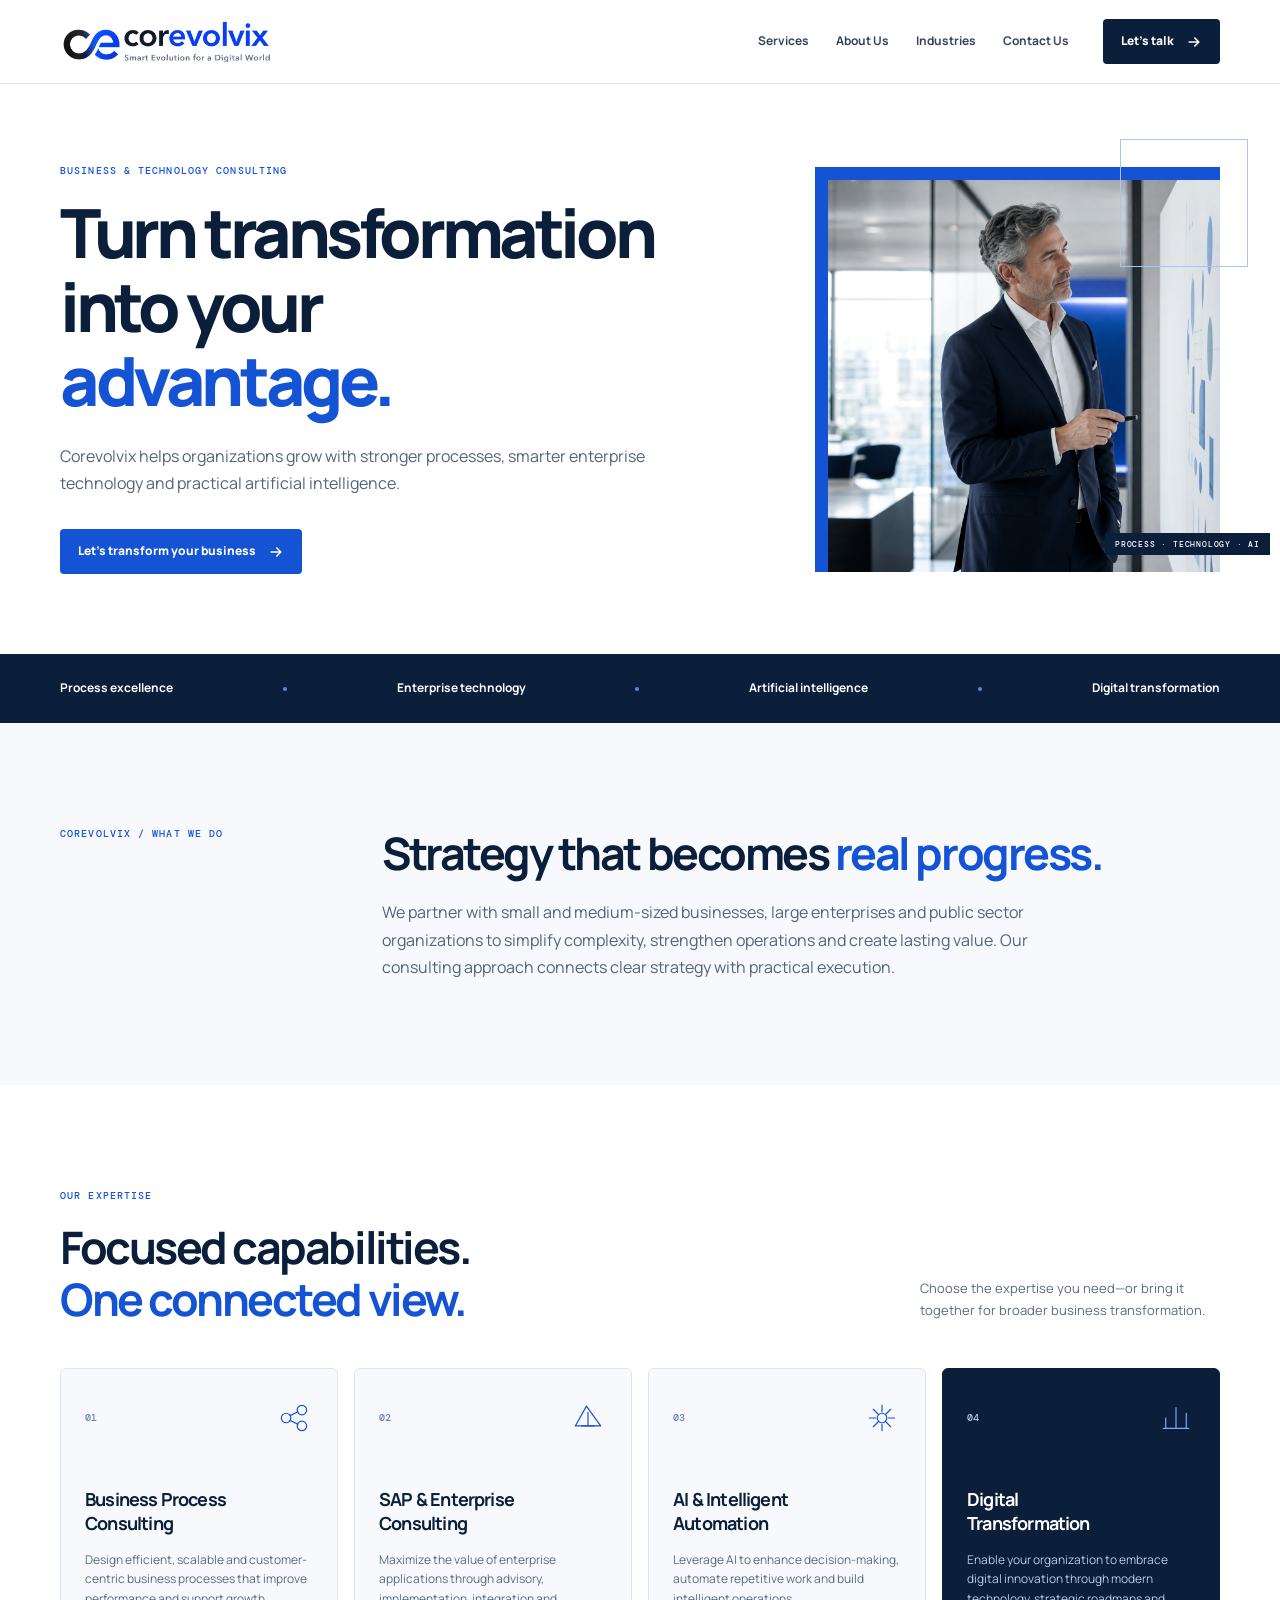
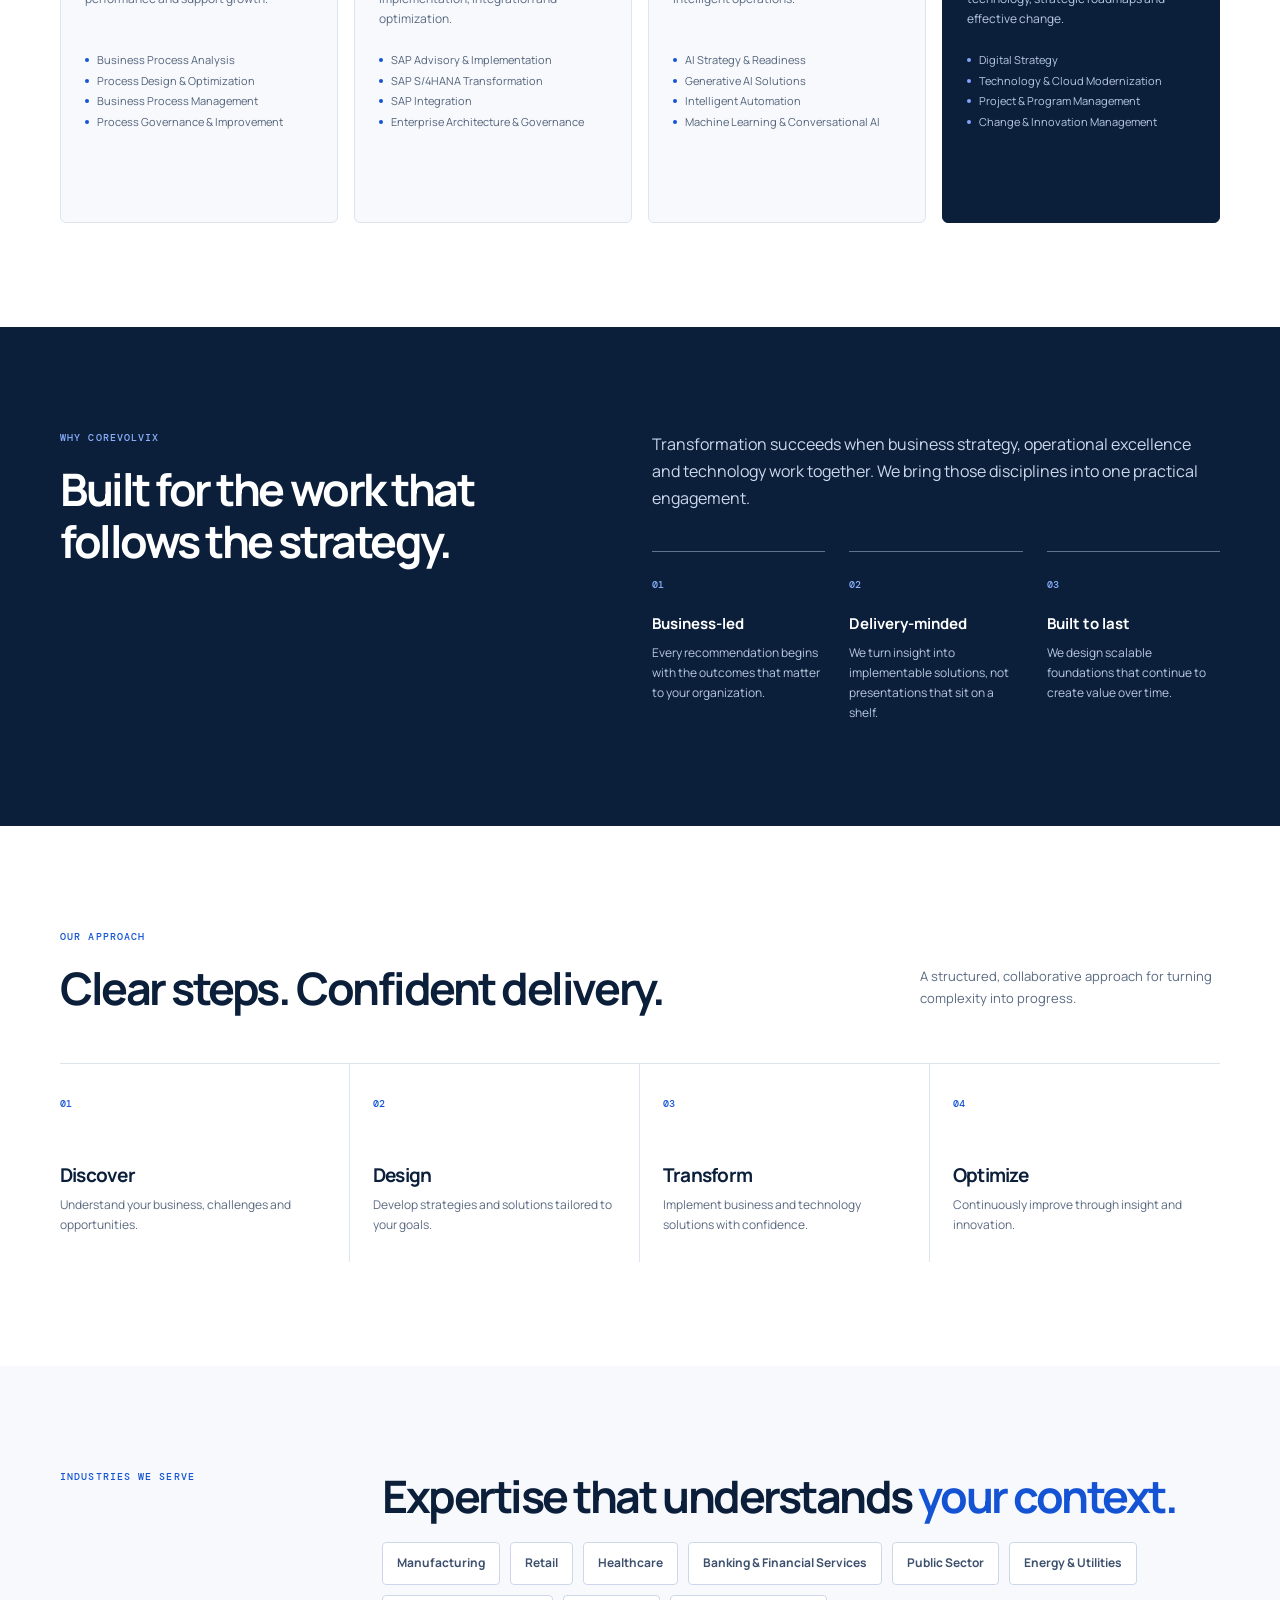
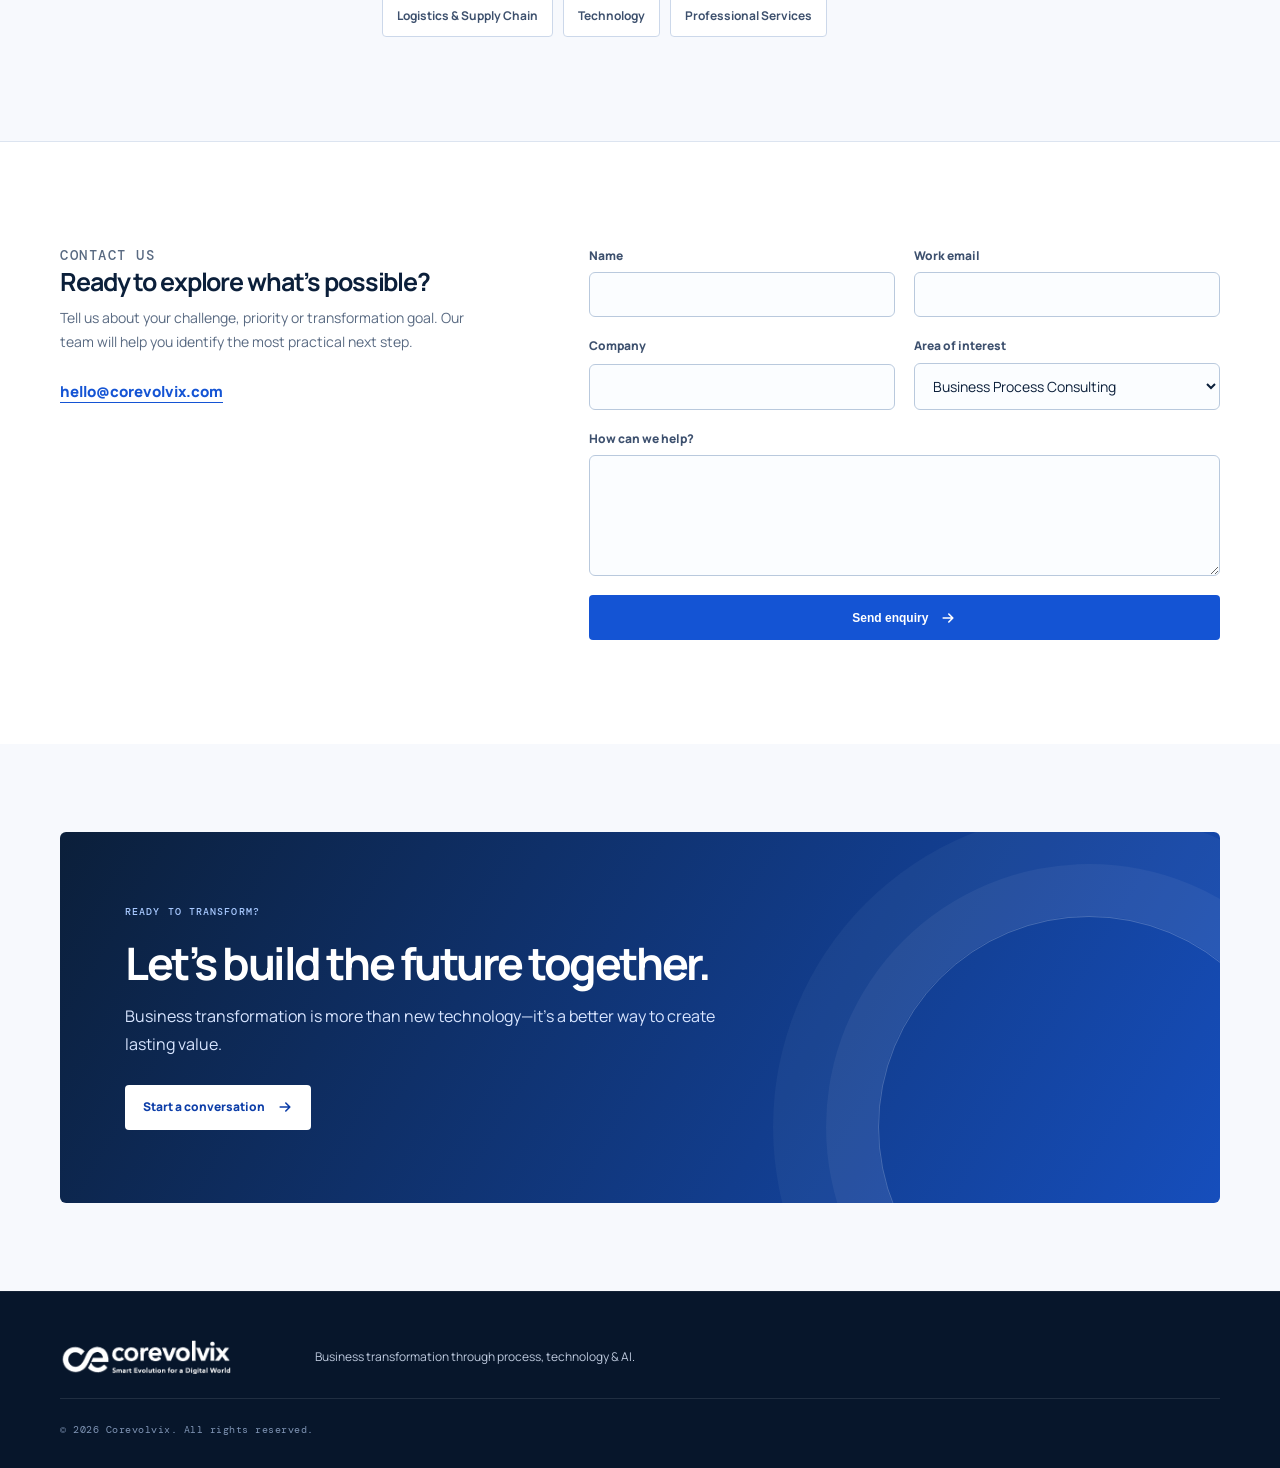
<file: index.html>
<!doctype html>
<html lang="en">
  <head>
    <meta charset="UTF-8" />
    <meta name="viewport" content="width=device-width, initial-scale=1.0" />
    <meta name="description" content="Corevolvix helps organizations achieve sustainable growth through process excellence, enterprise technology, and artificial intelligence." />
    <meta name="theme-color" content="#0b1f3a" />
    <link rel="icon" href="assets/favicon.png" type="image/png" />
    <link rel="preconnect" href="https://fonts.googleapis.com" />
    <link rel="preconnect" href="https://fonts.gstatic.com" crossorigin />
    <link href="https://fonts.googleapis.com/css2?family=DM+Mono:wght@400;500&family=Manrope:wght@400;500;600;700;800&display=swap" rel="stylesheet" />
    <link rel="stylesheet" href="styles.css" />
    <script src="script.js" defer></script>
    <title>Corevolvix | Business Transformation Through Process, Technology &amp; AI</title>
  </head>
  <body>
    <a class="skip-link" href="#main">Skip to content</a>
    <header class="site-header" id="top">
      <div class="container header-content">
        <a class="brand" href="index.html" aria-label="Corevolvix home"><img src="assets/corevolvix-wordmark-transparent.png" alt="Corevolvix" /></a>
        <nav class="site-nav" id="primary-nav" aria-label="Primary navigation">
          <a href="services.html">Services</a>
          <a href="about.html">About Us</a>
          <a href="industries.html">Industries</a>
          <a href="contact.html">Contact Us</a>
        </nav>
        <a class="header-cta" href="contact.html">Let’s talk <svg aria-hidden="true" viewBox="0 0 20 20"><path d="M4 10h11M11 5l5 5-5 5" /></svg></a>
        <button class="menu-toggle" aria-expanded="false" aria-label="Open navigation" aria-controls="primary-nav">
          <span></span>
          <span></span>
          <span></span>
        </button>
      </div>
    </header>

    <main id="main">
      <section class="hero">
        <div class="container hero-grid">
          <div class="hero-copy reveal">
            <p class="eyebrow">BUSINESS &amp; TECHNOLOGY CONSULTING</p>
            <h1>Turn transformation into your <span>advantage.</span></h1>
            <p>Corevolvix helps organizations grow with stronger processes, smarter enterprise technology and practical artificial intelligence.</p>
            <a class="button primary-button" href="contact.html">Let’s transform your business <svg aria-hidden="true" viewBox="0 0 20 20"><path d="M4 10h11M11 5l5 5-5 5" /></svg></a>
          </div>
          <div class="hero-photo reveal">
            <img src="assets/business-transformation-hero-v2.png" alt="Senior business consultant reviewing a transformation strategy" />
          </div>
        </div>
      </section>

      <section class="capability-strip" aria-label="Core business capabilities">
        <div class="container">
          <p>Process excellence</p><span></span>
          <p>Enterprise technology</p><span></span>
          <p>Artificial intelligence</p><span></span>
          <p>Digital transformation</p>
        </div>
      </section>

      <section class="intro section">
        <div class="container split-heading reveal">
          <p class="section-tag">COREVOLVIX / WHAT WE DO</p>
          <div>
            <h2>Strategy that becomes <span>real progress.</span></h2>
            <p>We partner with small and medium-sized businesses, large enterprises and public sector organizations to simplify complexity, strengthen operations and create lasting value. Our consulting approach connects clear strategy with practical execution.</p>
          </div>
        </div>
      </section>

      <section class="services section" id="services" aria-labelledby="services-title">
        <div class="container">
          <div class="title-row reveal">
            <div>
              <p class="section-tag">OUR EXPERTISE</p>
              <h2 id="services-title">Focused capabilities.<br /><span>One connected view.</span></h2>
            </div>
            <p>Choose the expertise you need—or bring it together for broader business transformation.</p>
          </div>
          <div class="service-grid reveal-stagger">
            <article class="service-card">
              <div class="card-head">
                <span>01</span>
                <svg aria-hidden="true" viewBox="0 0 48 48">
                  <circle cx="14" cy="24" r="6"/><circle cx="34" cy="14" r="6"/><circle cx="34" cy="34" r="6"/>
                  <path d="m19 21 10-5M19 27l10 5"/>
                </svg>
              </div>
              <h3>Business Process<br />Consulting</h3>
              <p>Design efficient, scalable and customer-centric business processes that improve performance and support growth.</p>
              <ul>
                <li>Business Process Analysis</li>
                <li>Process Design &amp; Optimization</li>
                <li>Business Process Management</li>
                <li>Process Governance &amp; Improvement</li>
              </ul>
            </article>
            <article class="service-card">
              <div class="card-head">
                <span>02</span>
                <svg aria-hidden="true" viewBox="0 0 48 48">
                  <path d="M8 34 22 9l18 25H8Z"/>
                  <path d="M16 34h16M24 17v17"/>
                </svg>
              </div>
              <h3>SAP &amp; Enterprise<br />Consulting</h3>
              <p>Maximize the value of enterprise applications through advisory, implementation, integration and optimization.</p>
              <ul>
                <li>SAP Advisory &amp; Implementation</li>
                <li>SAP S/4HANA Transformation</li>
                <li>SAP Integration</li>
                <li>Enterprise Architecture &amp; Governance</li>
              </ul>
            </article>
            <article class="service-card">
              <div class="card-head">
                <span>03</span>
                <svg aria-hidden="true" viewBox="0 0 48 48">
                  <circle cx="24" cy="24" r="6"/>
                  <path d="M24 8v8M24 32v8M8 24h8M32 24h8M13 13l6 6M29 29l6 6M35 13l-6 6M19 29l-6 6"/>
                </svg>
              </div>
              <h3>AI &amp; Intelligent<br />Automation</h3>
              <p>Leverage AI to enhance decision-making, automate repetitive work and build intelligent operations.</p>
              <ul>
                <li>AI Strategy &amp; Readiness</li>
                <li>Generative AI Solutions</li>
                <li>Intelligent Automation</li>
                <li>Machine Learning &amp; Conversational AI</li>
              </ul>
            </article>
            <article class="service-card dark-card">
              <div class="card-head">
                <span>04</span>
                <svg aria-hidden="true" viewBox="0 0 48 48">
                  <path d="M11 37V24M24 37V11M37 37V18"/>
                  <path d="M8 37h32"/>
                </svg>
              </div>
              <h3>Digital<br />Transformation</h3>
              <p>Enable your organization to embrace digital innovation through modern technology, strategic roadmaps and effective change.</p>
              <ul>
                <li>Digital Strategy</li>
                <li>Technology &amp; Cloud Modernization</li>
                <li>Project &amp; Program Management</li>
                <li>Change &amp; Innovation Management</li>
              </ul>
            </article>
          </div>
        </div>
      </section>

      <section class="why section" id="why-us" aria-labelledby="why-title">
        <div class="container why-grid reveal">
          <div class="why-title">
            <p class="section-tag">WHY COREVOLVIX</p>
            <h2 id="why-title">Built for the work that follows the strategy.</h2>
          </div>
          <div class="why-content">
            <p>Transformation succeeds when business strategy, operational excellence and technology work together. We bring those disciplines into one practical engagement.</p>
            <div class="value-list">
              <div>
                <span>01</span>
                <h3>Business-led</h3>
                <p>Every recommendation begins with the outcomes that matter to your organization.</p>
              </div>
              <div>
                <span>02</span>
                <h3>Delivery-minded</h3>
                <p>We turn insight into implementable solutions, not presentations that sit on a shelf.</p>
              </div>
              <div>
                <span>03</span>
                <h3>Built to last</h3>
                <p>We design scalable foundations that continue to create value over time.</p>
              </div>
            </div>
          </div>
        </div>
      </section>

      <section class="approach section" id="approach" aria-labelledby="approach-title">
        <div class="container">
          <div class="title-row compact reveal">
            <div>
              <p class="section-tag">OUR APPROACH</p>
              <h2 id="approach-title">Clear steps. Confident delivery.</h2>
            </div>
            <p>A structured, collaborative approach for turning complexity into progress.</p>
          </div>
          <ol class="approach-list reveal-stagger">
            <li>
              <span>01</span>
              <h3>Discover</h3>
              <p>Understand your business, challenges and opportunities.</p>
            </li>
            <li>
              <span>02</span>
              <h3>Design</h3>
              <p>Develop strategies and solutions tailored to your goals.</p>
            </li>
            <li>
              <span>03</span>
              <h3>Transform</h3>
              <p>Implement business and technology solutions with confidence.</p>
            </li>
            <li>
              <span>04</span>
              <h3>Optimize</h3>
              <p>Continuously improve through insight and innovation.</p>
            </li>
          </ol>
        </div>
      </section>

      <section class="industries section" id="industries" aria-labelledby="industries-title">
        <div class="container split-heading reveal">
          <p class="section-tag">INDUSTRIES WE SERVE</p>
          <div>
            <h2 id="industries-title">Expertise that understands <span>your context.</span></h2>
            <div class="industry-list">
              <span>Manufacturing</span>
              <span>Retail</span>
              <span>Healthcare</span>
              <span>Banking &amp; Financial Services</span>
              <span>Public Sector</span>
              <span>Energy &amp; Utilities</span>
              <span>Logistics &amp; Supply Chain</span>
              <span>Technology</span>
              <span>Professional Services</span>
            </div>
          </div>
        </div>
      </section>

      <section class="home-contact section" id="contact" aria-labelledby="home-contact-title">
        <div class="container contact-grid reveal">
          <div>
            <p class="section-tag">CONTACT US</p>
            <h2 id="home-contact-title">Ready to explore what’s possible?</h2>
            <p>Tell us about your challenge, priority or transformation goal. Our team will help you identify the most practical next step.</p>
            <a class="contact-email" href="mailto:hello@corevolvix.com">hello@corevolvix.com</a>
          </div>
          <form class="contact-form" action="mailto:hello@corevolvix.com" method="post" enctype="text/plain">
            <div>
              <label for="home-name">Name</label>
              <input id="home-name" name="name" autocomplete="name" required />
            </div>
            <div>
              <label for="home-email">Work email</label>
              <input id="home-email" name="email" type="email" autocomplete="email" required />
            </div>
            <div>
              <label for="home-company">Company</label>
              <input id="home-company" name="company" autocomplete="organization" />
            </div>
            <div>
              <label for="home-interest">Area of interest</label>
              <select id="home-interest" name="interest">
                <option>Business Process Consulting</option>
                <option>SAP &amp; Enterprise Consulting</option>
                <option>AI &amp; Intelligent Automation</option>
                <option>Digital Transformation</option>
                <option>Other</option>
              </select>
            </div>
            <div class="form-wide">
              <label for="home-message">How can we help?</label>
              <textarea id="home-message" name="message" rows="5" required></textarea>
            </div>
            <button class="button primary-button form-wide" type="submit">Send enquiry <svg aria-hidden="true" viewBox="0 0 20 20"><path d="M4 10h11M11 5l5 5-5 5" /></svg></button>
          </form>
        </div>
      </section>

      <section class="contact" id="cta" aria-labelledby="contact-title">
        <div class="container contact-panel reveal">
          <p class="section-tag">READY TO TRANSFORM?</p>
          <h2 id="contact-title">Let’s build the future together.</h2>
          <p>Business transformation is more than new technology—it’s a better way to create lasting value.</p>
          <a class="button light-button" href="contact.html">Start a conversation <svg aria-hidden="true" viewBox="0 0 20 20"><path d="M4 10h11M11 5l5 5-5 5" /></svg></a>
        </div>
      </section>
    </main>

    <footer class="site-footer">
      <div class="container footer-content">
        <a class="footer-brand" href="#top"><img src="assets/corevolvix-wordmark-transparent.png" alt="Corevolvix" /></a>
        <p>Business transformation through process, technology &amp; AI.</p>
        <small>© <span id="year">2026</span> Corevolvix. All rights reserved.</small>
      </div>
    </footer>
  </body>
</html>
</file>
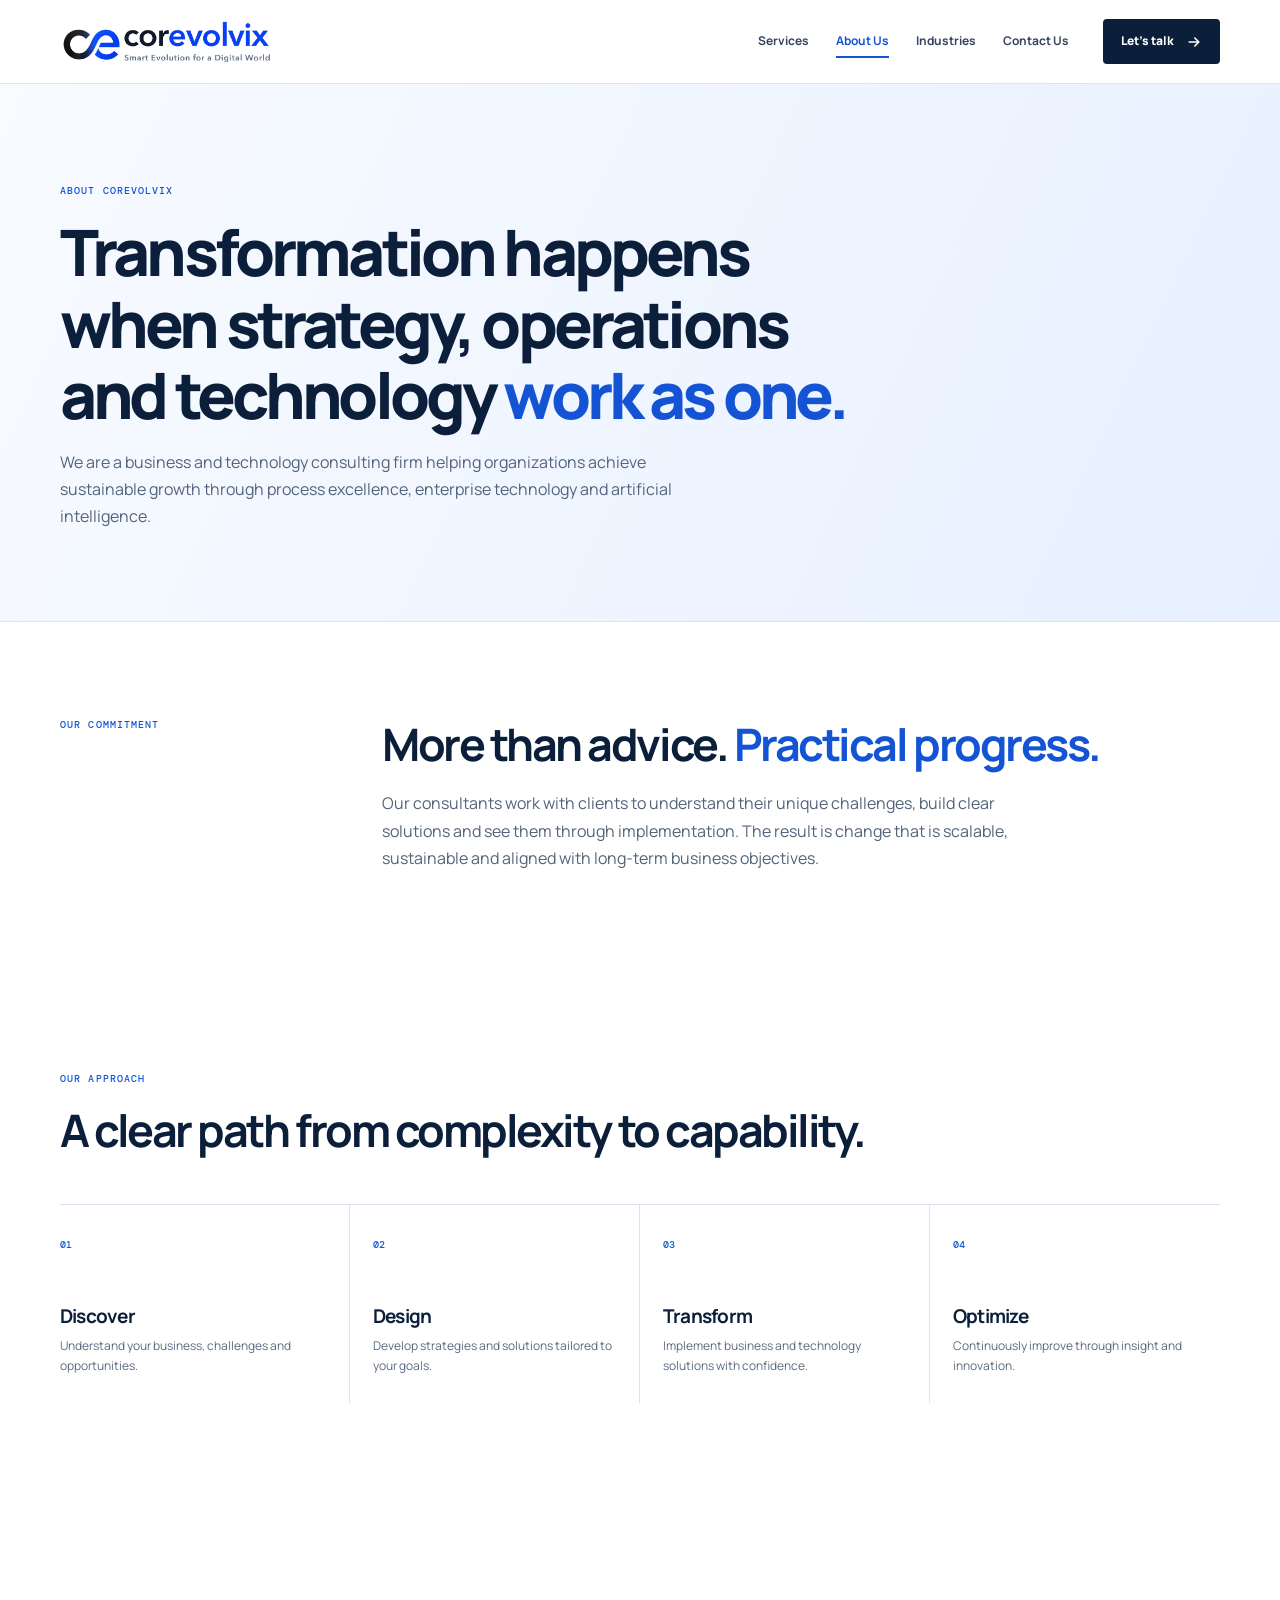
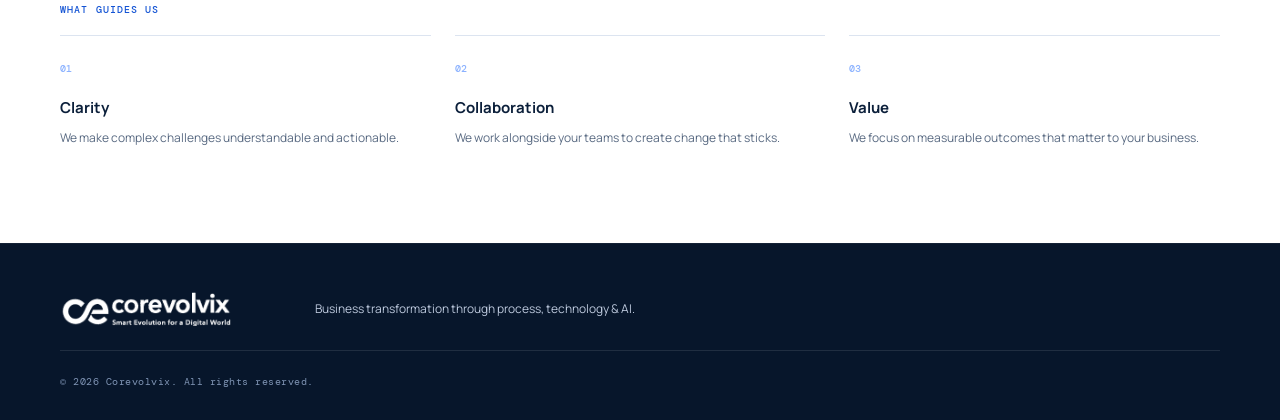
<file: about.html>
<!doctype html>
<html lang="en">
  <head>
    <meta charset="UTF-8" />
    <meta name="viewport" content="width=device-width, initial-scale=1.0" />
    <meta name="description" content="Learn about Corevolvix and our approach to business transformation." />
    <link rel="icon" href="assets/favicon.png" type="image/png" />
    <link rel="preconnect" href="https://fonts.googleapis.com" />
    <link rel="preconnect" href="https://fonts.gstatic.com" crossorigin />
    <link href="https://fonts.googleapis.com/css2?family=DM+Mono:wght@400;500&family=Manrope:wght@400;500;600;700;800&display=swap" rel="stylesheet" />
    <link rel="stylesheet" href="styles.css" />
    <script src="script.js" defer></script>
    <title>About Us | Corevolvix</title>
  </head>
  <body>
    <a class="skip-link" href="#main">Skip to content</a>
    <header class="site-header">
      <div class="container header-content">
        <a class="brand" href="index.html" aria-label="Corevolvix home"><img src="assets/corevolvix-wordmark-transparent.png" alt="Corevolvix" /></a>
        <nav class="site-nav" id="primary-nav" aria-label="Primary navigation">
          <a href="services.html">Services</a>
          <a aria-current="page" href="about.html">About Us</a>
          <a href="industries.html">Industries</a>
          <a href="contact.html">Contact Us</a>
        </nav>
        <a class="header-cta" href="contact.html">Let’s talk <svg aria-hidden="true" viewBox="0 0 20 20"><path d="M4 10h11M11 5l5 5-5 5" /></svg></a>
        <button class="menu-toggle" aria-expanded="false" aria-label="Open navigation" aria-controls="primary-nav">
          <span></span>
          <span></span>
          <span></span>
        </button>
      </div>
    </header>

    <main id="main">
      <section class="inner-hero">
        <div class="container reveal">
          <p class="section-tag">ABOUT COREVOLVIX</p>
          <h1>Transformation happens when strategy, operations and technology <span>work as one.</span></h1>
          <p>We are a business and technology consulting firm helping organizations achieve sustainable growth through process excellence, enterprise technology and artificial intelligence.</p>
        </div>
      </section>

      <section class="page-section">
        <div class="container split-heading reveal">
          <p class="section-tag">OUR COMMITMENT</p>
          <div>
            <h2>More than advice. <span>Practical progress.</span></h2>
            <p>Our consultants work with clients to understand their unique challenges, build clear solutions and see them through implementation. The result is change that is scalable, sustainable and aligned with long-term business objectives.</p>
          </div>
        </div>
      </section>

      <section class="approach section">
        <div class="container">
          <div class="title-row compact reveal">
            <div>
              <p class="section-tag">OUR APPROACH</p>
              <h2>A clear path from complexity to capability.</h2>
            </div>
          </div>
          <ol class="approach-list reveal-stagger">
            <li>
              <span>01</span>
              <h3>Discover</h3>
              <p>Understand your business, challenges and opportunities.</p>
            </li>
            <li>
              <span>02</span>
              <h3>Design</h3>
              <p>Develop strategies and solutions tailored to your goals.</p>
            </li>
            <li>
              <span>03</span>
              <h3>Transform</h3>
              <p>Implement business and technology solutions with confidence.</p>
            </li>
            <li>
              <span>04</span>
              <h3>Optimize</h3>
              <p>Continuously improve through insight and innovation.</p>
            </li>
          </ol>
        </div>
      </section>

      <section class="page-section">
        <div class="container reveal">
          <p class="section-tag">WHAT GUIDES US</p>
          <div class="value-list light-values">
            <div>
              <span>01</span>
              <h3>Clarity</h3>
              <p>We make complex challenges understandable and actionable.</p>
            </div>
            <div>
              <span>02</span>
              <h3>Collaboration</h3>
              <p>We work alongside your teams to create change that sticks.</p>
            </div>
            <div>
              <span>03</span>
              <h3>Value</h3>
              <p>We focus on measurable outcomes that matter to your business.</p>
            </div>
          </div>
        </div>
      </section>
    </main>

    <footer class="site-footer">
      <div class="container footer-content">
        <a class="footer-brand" href="index.html"><img src="assets/corevolvix-wordmark-transparent.png" alt="Corevolvix" /></a>
        <p>Business transformation through process, technology &amp; AI.</p>
        <small>© <span id="year">2026</span> Corevolvix. All rights reserved.</small>
      </div>
    </footer>
  </body>
</html>
</file>
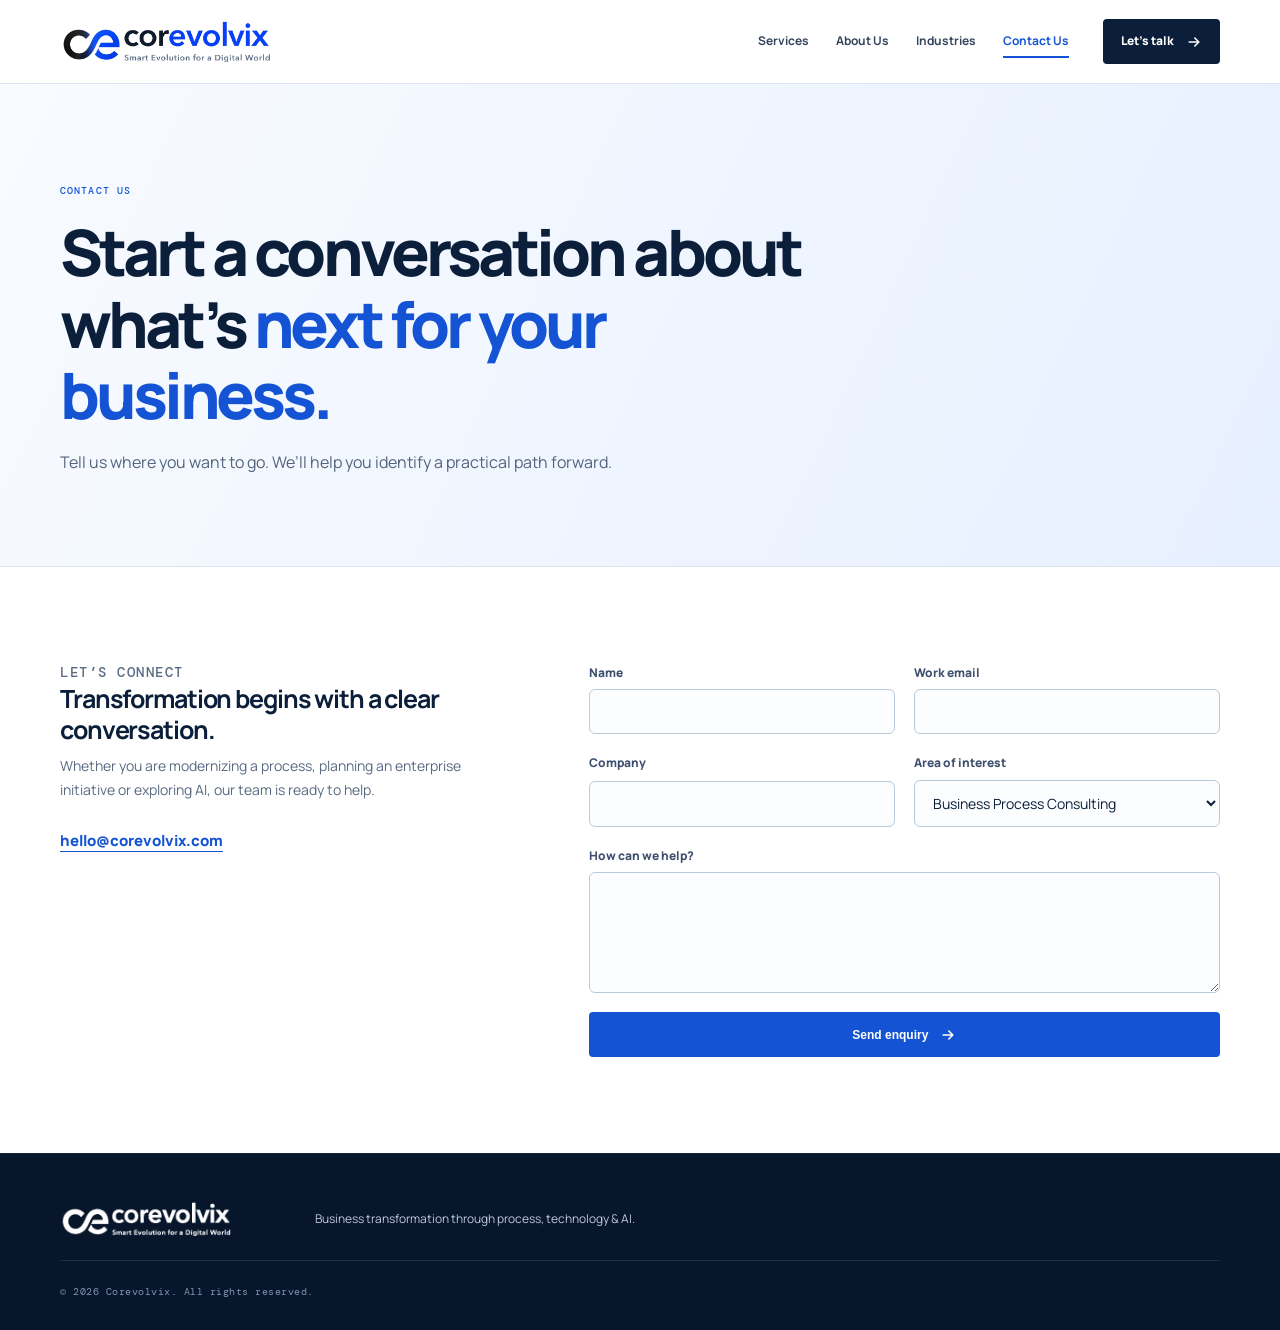
<file: contact.html>
<!doctype html>
<html lang="en">
  <head>
    <meta charset="UTF-8" />
    <meta name="viewport" content="width=device-width, initial-scale=1.0" />
    <meta name="description" content="Contact Corevolvix to start your business transformation conversation." />
    <link rel="icon" href="assets/favicon.png" type="image/png" />
    <link rel="preconnect" href="https://fonts.googleapis.com" />
    <link rel="preconnect" href="https://fonts.gstatic.com" crossorigin />
    <link href="https://fonts.googleapis.com/css2?family=DM+Mono:wght@400;500&family=Manrope:wght@400;500;600;700;800&display=swap" rel="stylesheet" />
    <link rel="stylesheet" href="styles.css" />
    <script src="script.js" defer></script>
    <title>Contact Us | Corevolvix</title>
  </head>
  <body>
    <a class="skip-link" href="#main">Skip to content</a>
    <header class="site-header">
      <div class="container header-content">
        <a class="brand" href="index.html" aria-label="Corevolvix home"><img src="assets/corevolvix-wordmark-transparent.png" alt="Corevolvix" /></a>
        <nav class="site-nav" id="primary-nav" aria-label="Primary navigation">
          <a href="services.html">Services</a>
          <a href="about.html">About Us</a>
          <a href="industries.html">Industries</a>
          <a aria-current="page" href="contact.html">Contact Us</a>
        </nav>
        <a class="header-cta" href="contact.html">Let’s talk <svg aria-hidden="true" viewBox="0 0 20 20"><path d="M4 10h11M11 5l5 5-5 5" /></svg></a>
        <button class="menu-toggle" aria-expanded="false" aria-label="Open navigation" aria-controls="primary-nav">
          <span></span>
          <span></span>
          <span></span>
        </button>
      </div>
    </header>

    <main id="main">
      <section class="inner-hero">
        <div class="container reveal">
          <p class="section-tag">CONTACT US</p>
          <h1>Start a conversation about what’s <span>next for your business.</span></h1>
          <p>Tell us where you want to go. We’ll help you identify a practical path forward.</p>
        </div>
      </section>

      <section class="page-section">
        <div class="container contact-grid reveal">
          <div>
            <p class="section-tag">LET’S CONNECT</p>
            <h2>Transformation begins with a clear conversation.</h2>
            <p>Whether you are modernizing a process, planning an enterprise initiative or exploring AI, our team is ready to help.</p>
            <a class="contact-email" href="mailto:hello@corevolvix.com">hello@corevolvix.com</a>
          </div>
          <form class="contact-form" action="mailto:hello@corevolvix.com" method="post" enctype="text/plain">
            <div>
              <label for="name">Name</label>
              <input id="name" name="name" autocomplete="name" required />
            </div>
            <div>
              <label for="email">Work email</label>
              <input id="email" name="email" type="email" autocomplete="email" required />
            </div>
            <div>
              <label for="company">Company</label>
              <input id="company" name="company" autocomplete="organization" />
            </div>
            <div>
              <label for="interest">Area of interest</label>
              <select id="interest" name="interest">
                <option>Business Process Consulting</option>
                <option>SAP &amp; Enterprise Consulting</option>
                <option>AI &amp; Intelligent Automation</option>
                <option>Digital Transformation</option>
                <option>Other</option>
              </select>
            </div>
            <div class="form-wide">
              <label for="message">How can we help?</label>
              <textarea id="message" name="message" rows="5" required></textarea>
            </div>
            <button class="button primary-button form-wide" type="submit">Send enquiry <svg aria-hidden="true" viewBox="0 0 20 20"><path d="M4 10h11M11 5l5 5-5 5" /></svg></button>
          </form>
        </div>
      </section>
    </main>

    <footer class="site-footer">
      <div class="container footer-content">
        <a class="footer-brand" href="index.html"><img src="assets/corevolvix-wordmark-transparent.png" alt="Corevolvix" /></a>
        <p>Business transformation through process, technology &amp; AI.</p>
        <small>© <span id="year">2026</span> Corevolvix. All rights reserved.</small>
      </div>
    </footer>
  </body>
</html>
</file>
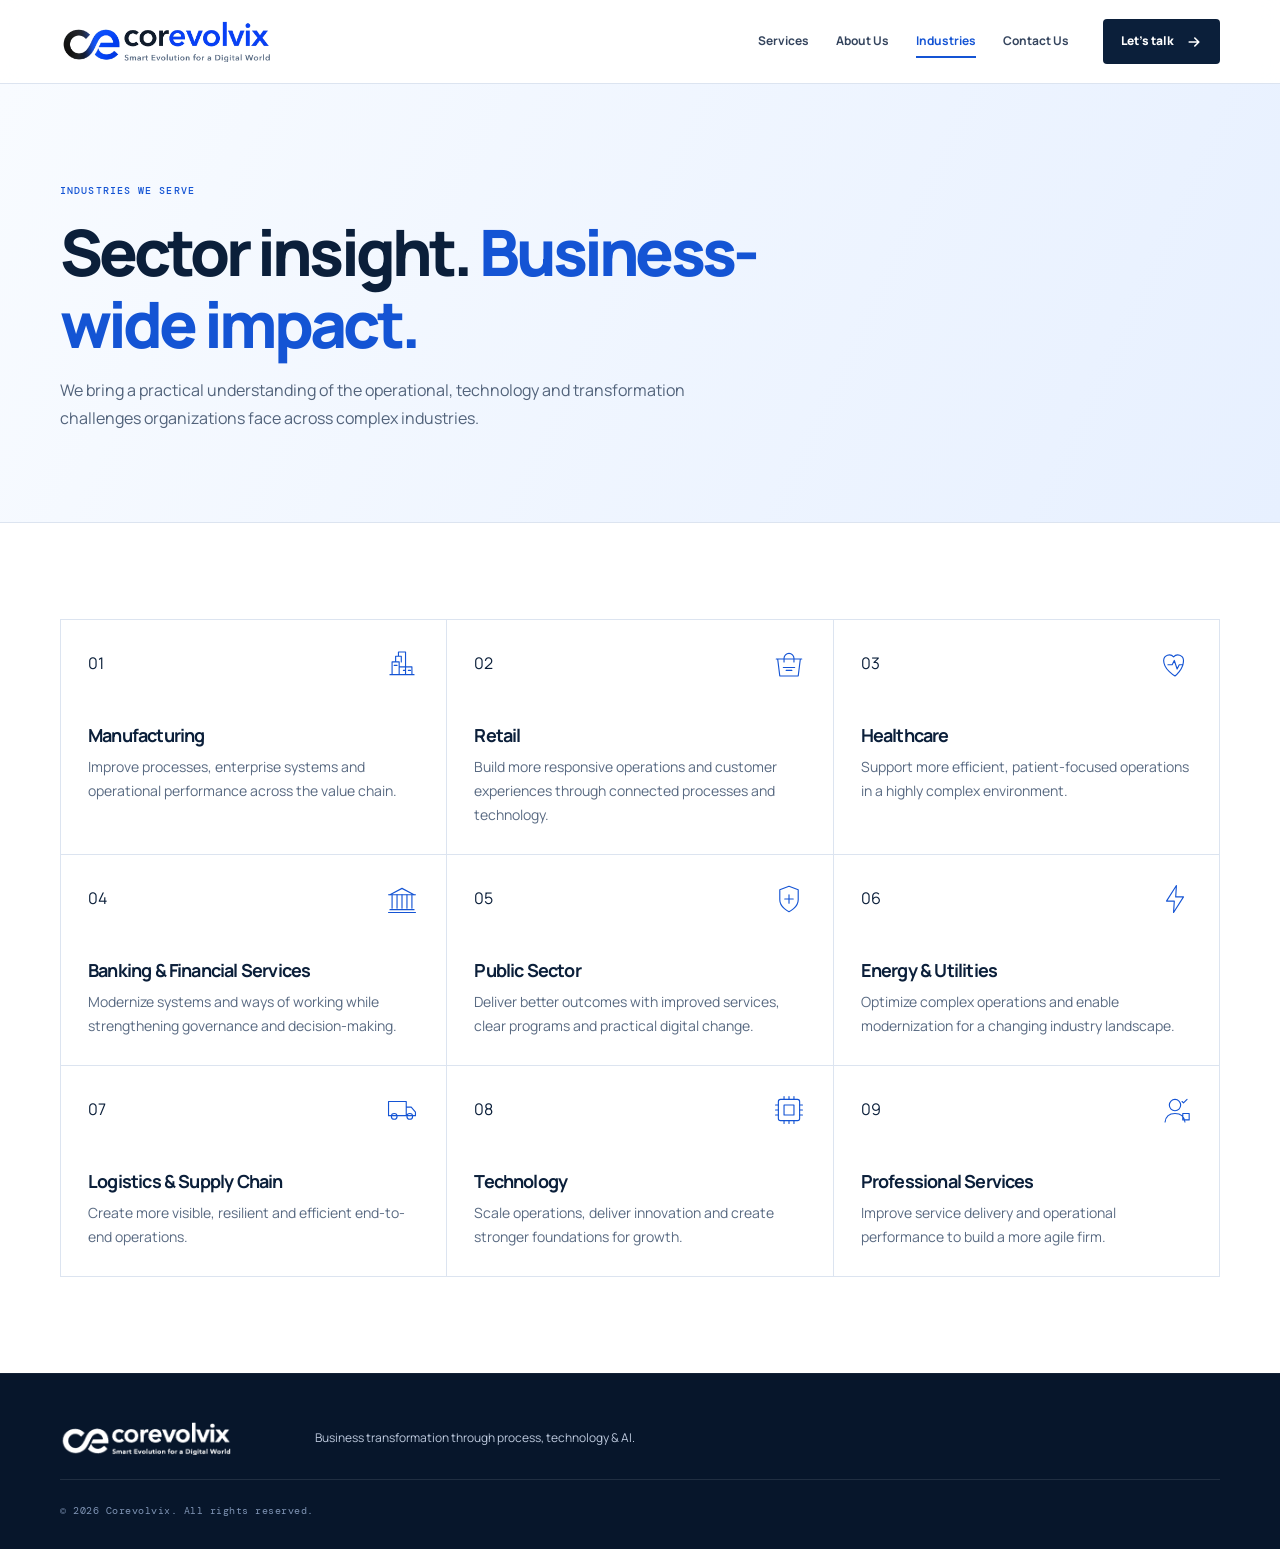
<file: industries.html>
<!doctype html>
<html lang="en">
  <head>
    <meta charset="UTF-8" />
    <meta name="viewport" content="width=device-width, initial-scale=1.0" />
    <meta name="description" content="Industries served by Corevolvix." />
    <link rel="icon" href="assets/favicon.png" type="image/png" />
    <link rel="preconnect" href="https://fonts.googleapis.com" />
    <link rel="preconnect" href="https://fonts.gstatic.com" crossorigin />
    <link href="https://fonts.googleapis.com/css2?family=DM+Mono:wght@400;500&family=Manrope:wght@400;500;600;700;800&display=swap" rel="stylesheet" />
    <link rel="stylesheet" href="styles.css" />
    <script src="script.js" defer></script>
    <title>Industries | Corevolvix</title>
  </head>
  <body>
    <a class="skip-link" href="#main">Skip to content</a>
    <header class="site-header">
      <div class="container header-content">
        <a class="brand" href="index.html" aria-label="Corevolvix home"><img src="assets/corevolvix-wordmark-transparent.png" alt="Corevolvix" /></a>
        <nav class="site-nav" id="primary-nav" aria-label="Primary navigation">
          <a href="services.html">Services</a>
          <a href="about.html">About Us</a>
          <a aria-current="page" href="industries.html">Industries</a>
          <a href="contact.html">Contact Us</a>
        </nav>
        <a class="header-cta" href="contact.html">Let’s talk <svg aria-hidden="true" viewBox="0 0 20 20"><path d="M4 10h11M11 5l5 5-5 5" /></svg></a>
        <button class="menu-toggle" aria-expanded="false" aria-label="Open navigation" aria-controls="primary-nav">
          <span></span>
          <span></span>
          <span></span>
        </button>
      </div>
    </header>

    <main id="main">
      <section class="inner-hero">
        <div class="container reveal">
          <p class="section-tag">INDUSTRIES WE SERVE</p>
          <h1>Sector insight. <span>Business-wide impact.</span></h1>
          <p>We bring a practical understanding of the operational, technology and transformation challenges organizations face across complex industries.</p>
        </div>
      </section>

      <section class="page-section">
        <div class="container industry-page-grid reveal-stagger">
          <article>
            <div class="industry-card-head"><span>01</span><svg aria-hidden="true" viewBox="0 0 48 48"><path d="M7 39h34M10 39V21h10v18M20 28h18v11M13 26h4m9 7h3m4 0h3M15 21v-8h8v8M19 13V7h10v32" /></svg></div>
            <h2>Manufacturing</h2>
            <p>Improve processes, enterprise systems and operational performance across the value chain.</p>
          </article>
          <article>
            <div class="industry-card-head"><span>02</span><svg aria-hidden="true" viewBox="0 0 48 48"><path d="M8 17h32l-3 24H11L8 17ZM6 17h36M17 21v-5a7 7 0 0 1 14 0v5M16 29h16M20 33h8" /></svg></div>
            <h2>Retail</h2>
            <p>Build more responsive operations and customer experiences through connected processes and technology.</p>
          </article>
          <article>
            <div class="industry-card-head"><span>03</span><svg aria-hidden="true" viewBox="0 0 48 48"><path d="M24 41S8 32 8 19a8 8 0 0 1 14-5 8 8 0 0 1 14 5c0 13-12 22-12 22Z" /><path d="M14 25h6l3-6 4 12 3-6h5" /></svg></div>
            <h2>Healthcare</h2>
            <p>Support more efficient, patient-focused operations in a highly complex environment.</p>
          </article>
          <article>
            <div class="industry-card-head"><span>04</span><svg aria-hidden="true" viewBox="0 0 48 48"><path d="M7 18 24 9l17 9M10 18v19m7-19v19m7-19v19m7-19v19m7-19v19M7 39h34M5 43h38" /><path d="M5 18h38" /></svg></div>
            <h2>Banking &amp; Financial Services</h2>
            <p>Modernize systems and ways of working while strengthening governance and decision-making.</p>
          </article>
          <article>
            <div class="industry-card-head"><span>05</span><svg aria-hidden="true" viewBox="0 0 48 48"><path d="M24 42s13-6 13-17V11L24 6 11 11v14c0 11 13 17 13 17Z" /><path d="M18 24h12M24 18v12" /></svg></div>
            <h2>Public Sector</h2>
            <p>Deliver better outcomes with improved services, clear programs and practical digital change.</p>
          </article>
          <article>
            <div class="industry-card-head"><span>06</span><svg aria-hidden="true" viewBox="0 0 48 48"><path d="M26 5 12 27h11l-1 16 14-22H25l1-16Z" /></svg></div>
            <h2>Energy &amp; Utilities</h2>
            <p>Optimize complex operations and enable modernization for a changing industry landscape.</p>
          </article>
          <article>
            <div class="industry-card-head"><span>07</span><svg aria-hidden="true" viewBox="0 0 48 48"><path d="M5 12h25v20H5zM30 20h7l6 7v5H30zM13 37a4 4 0 1 0 0-8 4 4 0 0 0 0 8Zm22 0a4 4 0 1 0 0-8 4 4 0 0 0 0 8ZM5 32h4m8 0h14" /></svg></div>
            <h2>Logistics &amp; Supply Chain</h2>
            <p>Create more visible, resilient and efficient end-to-end operations.</p>
          </article>
          <article>
            <div class="industry-card-head"><span>08</span><svg aria-hidden="true" viewBox="0 0 48 48"><rect x="9" y="9" width="30" height="30" rx="3" /><path d="M17 5v4m7-4v4m7-4v4m-14 30v4m7-4v4m7-4v4M5 17h4m-4 7h4m-4 7h4m30-14h4m-4 7h4m-4 7h4M17 17h14v14H17z" /></svg></div>
            <h2>Technology</h2>
            <p>Scale operations, deliver innovation and create stronger foundations for growth.</p>
          </article>
          <article>
            <div class="industry-card-head"><span>09</span><svg aria-hidden="true" viewBox="0 0 48 48"><path d="M24 25a8 8 0 1 0 0-16 8 8 0 0 0 0 16ZM10 41c1-8 6-12 14-12s13 4 14 12M34 12l2 2 5-5M35 29h9v9h-9z" /></svg></div>
            <h2>Professional Services</h2>
            <p>Improve service delivery and operational performance to build a more agile firm.</p>
          </article>
        </div>
      </section>
    </main>

    <footer class="site-footer">
      <div class="container footer-content">
        <a class="footer-brand" href="index.html"><img src="assets/corevolvix-wordmark-transparent.png" alt="Corevolvix" /></a>
        <p>Business transformation through process, technology &amp; AI.</p>
        <small>© <span id="year">2026</span> Corevolvix. All rights reserved.</small>
      </div>
    </footer>
  </body>
</html>
</file>
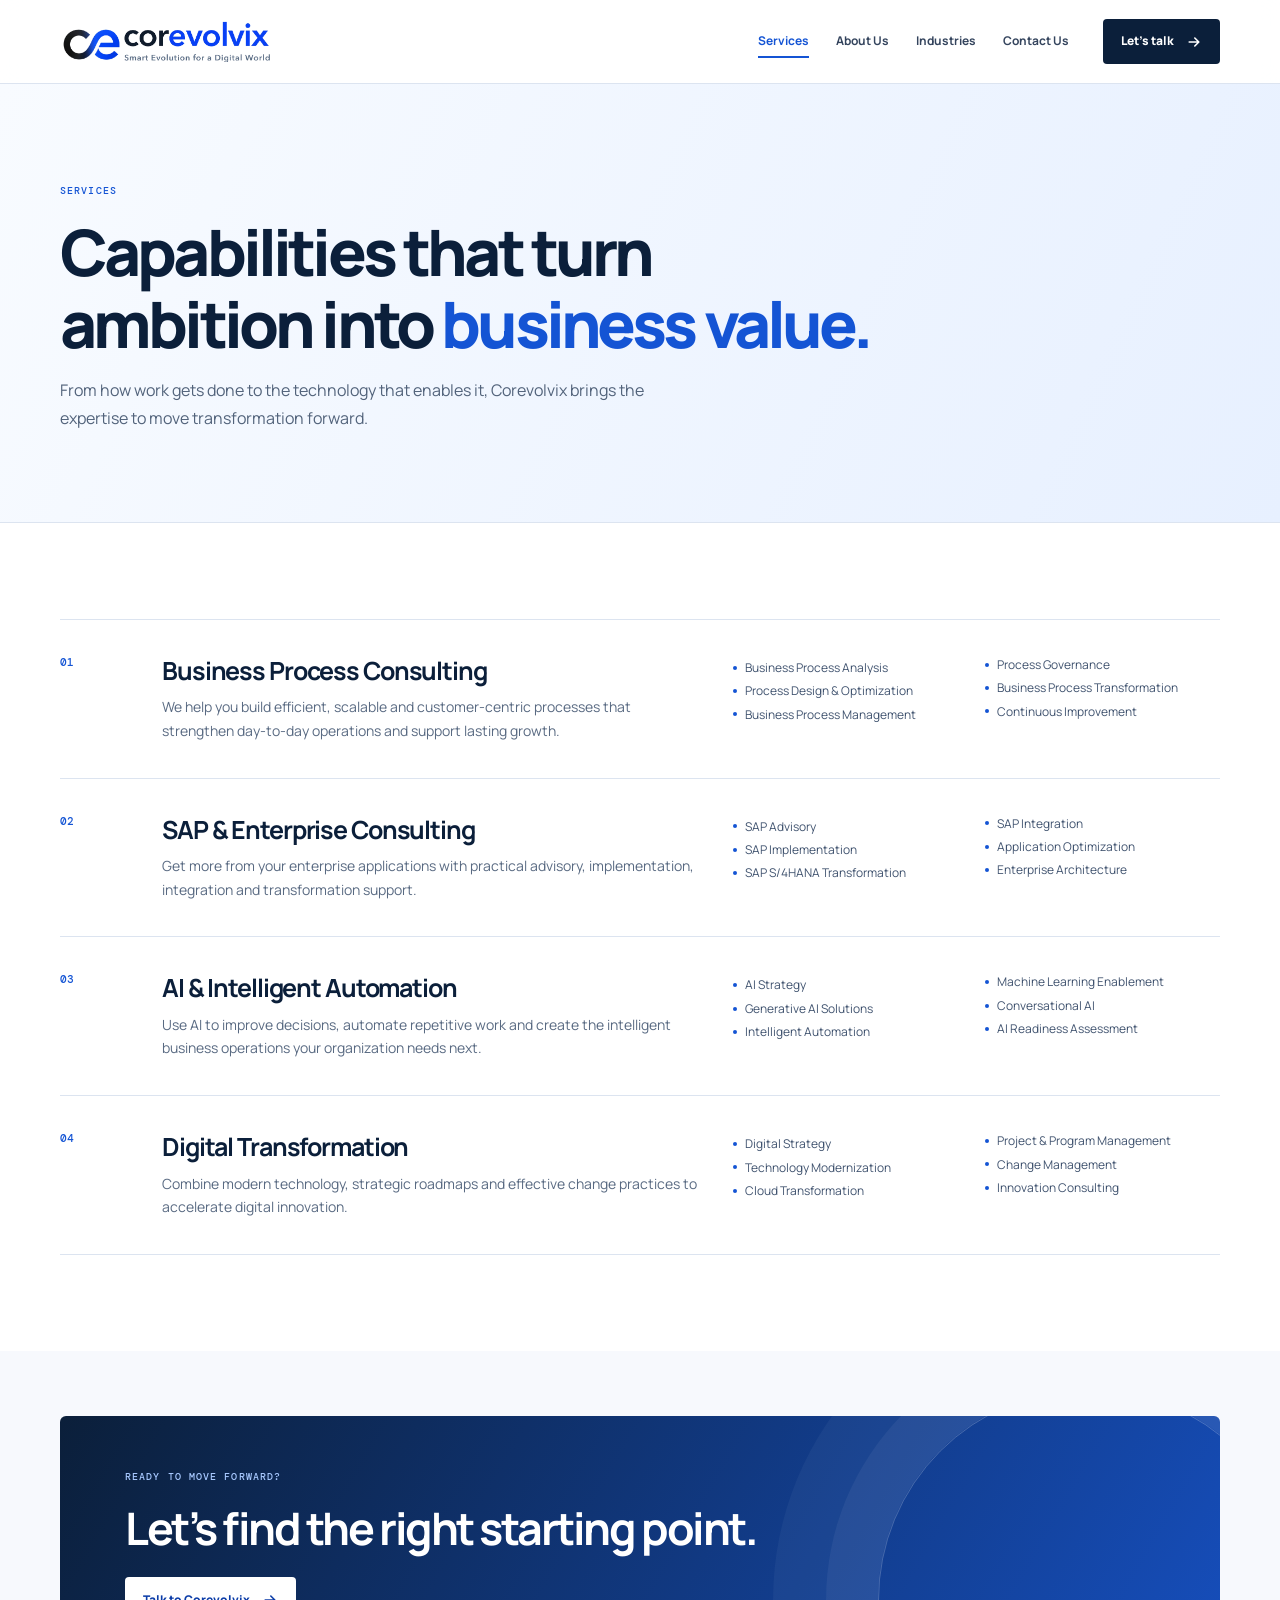
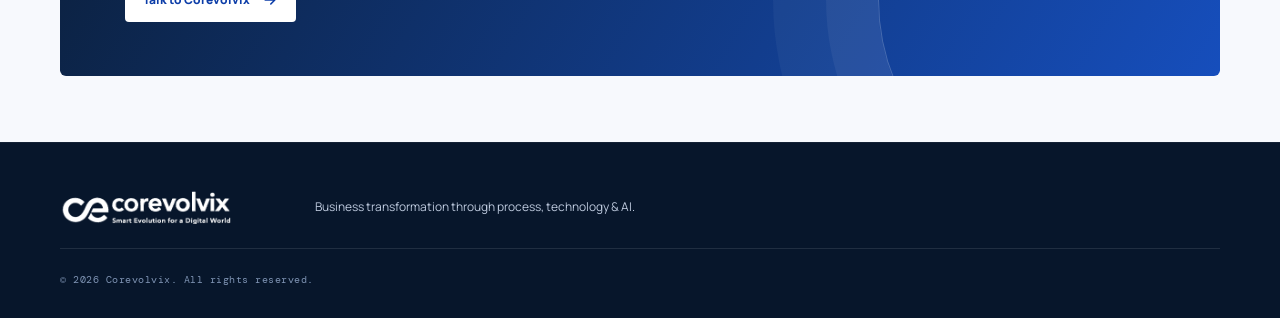
<file: services.html>
<!doctype html>
<html lang="en">
  <head>
    <meta charset="UTF-8" />
    <meta name="viewport" content="width=device-width, initial-scale=1.0" />
    <meta name="description" content="Corevolvix consulting services across process, technology and AI." />
    <link rel="icon" href="assets/favicon.png" type="image/png" />
    <link rel="preconnect" href="https://fonts.googleapis.com" />
    <link rel="preconnect" href="https://fonts.gstatic.com" crossorigin />
    <link href="https://fonts.googleapis.com/css2?family=DM+Mono:wght@400;500&family=Manrope:wght@400;500;600;700;800&display=swap" rel="stylesheet" />
    <link rel="stylesheet" href="styles.css" />
    <script src="script.js" defer></script>
    <title>Services | Corevolvix</title>
  </head>
  <body>
    <a class="skip-link" href="#main">Skip to content</a>
    <header class="site-header">
      <div class="container header-content">
        <a class="brand" href="index.html" aria-label="Corevolvix home"><img src="assets/corevolvix-wordmark-transparent.png" alt="Corevolvix" /></a>
        <nav class="site-nav" id="primary-nav" aria-label="Primary navigation">
          <a aria-current="page" href="services.html">Services</a>
          <a href="about.html">About Us</a>
          <a href="industries.html">Industries</a>
          <a href="contact.html">Contact Us</a>
        </nav>
        <a class="header-cta" href="contact.html">Let’s talk <svg aria-hidden="true" viewBox="0 0 20 20"><path d="M4 10h11M11 5l5 5-5 5" /></svg></a>
        <button class="menu-toggle" aria-expanded="false" aria-label="Open navigation" aria-controls="primary-nav">
          <span></span>
          <span></span>
          <span></span>
        </button>
      </div>
    </header>

    <main id="main">
      <section class="inner-hero">
        <div class="container reveal">
          <p class="section-tag">SERVICES</p>
          <h1>Capabilities that turn ambition into <span>business value.</span></h1>
          <p>From how work gets done to the technology that enables it, Corevolvix brings the expertise to move transformation forward.</p>
        </div>
      </section>

      <section class="page-section">
        <div class="container detail-list reveal-stagger">
          <article>
            <span>01</span>
            <div>
              <h2>Business Process Consulting</h2>
              <p>We help you build efficient, scalable and customer-centric processes that strengthen day-to-day operations and support lasting growth.</p>
            </div>
            <ul>
              <li>Business Process Analysis</li>
              <li>Process Design &amp; Optimization</li>
              <li>Business Process Management</li>
              <li>Process Governance</li>
              <li>Business Process Transformation</li>
              <li>Continuous Improvement</li>
            </ul>
          </article>
          <article>
            <span>02</span>
            <div>
              <h2>SAP &amp; Enterprise Consulting</h2>
              <p>Get more from your enterprise applications with practical advisory, implementation, integration and transformation support.</p>
            </div>
            <ul>
              <li>SAP Advisory</li>
              <li>SAP Implementation</li>
              <li>SAP S/4HANA Transformation</li>
              <li>SAP Integration</li>
              <li>Application Optimization</li>
              <li>Enterprise Architecture</li>
            </ul>
          </article>
          <article>
            <span>03</span>
            <div>
              <h2>AI &amp; Intelligent Automation</h2>
              <p>Use AI to improve decisions, automate repetitive work and create the intelligent business operations your organization needs next.</p>
            </div>
            <ul>
              <li>AI Strategy</li>
              <li>Generative AI Solutions</li>
              <li>Intelligent Automation</li>
              <li>Machine Learning Enablement</li>
              <li>Conversational AI</li>
              <li>AI Readiness Assessment</li>
            </ul>
          </article>
          <article>
            <span>04</span>
            <div>
              <h2>Digital Transformation</h2>
              <p>Combine modern technology, strategic roadmaps and effective change practices to accelerate digital innovation.</p>
            </div>
            <ul>
              <li>Digital Strategy</li>
              <li>Technology Modernization</li>
              <li>Cloud Transformation</li>
              <li>Project &amp; Program Management</li>
              <li>Change Management</li>
              <li>Innovation Consulting</li>
            </ul>
          </article>
        </div>
      </section>

      <section class="contact compact-contact">
        <div class="container contact-panel reveal">
          <p class="section-tag">READY TO MOVE FORWARD?</p>
          <h2>Let’s find the right starting point.</h2>
          <a class="button light-button" href="contact.html">Talk to Corevolvix <svg aria-hidden="true" viewBox="0 0 20 20"><path d="M4 10h11M11 5l5 5-5 5" /></svg></a>
        </div>
      </section>
    </main>

    <footer class="site-footer">
      <div class="container footer-content">
        <a class="footer-brand" href="index.html"><img src="assets/corevolvix-wordmark-transparent.png" alt="Corevolvix" /></a>
        <p>Business transformation through process, technology &amp; AI.</p>
        <small>© <span id="year">2026</span> Corevolvix. All rights reserved.</small>
      </div>
    </footer>
  </body>
</html>
</file>
<file: styles.css>
:root {
  --ink: #0b1f3a;
  --ink-soft: #1b2f4a;
  --blue: #1454d4;
  --blue-deep: #0c3da8;
  --blue-pale: #eaf1ff;
  --paper: #f7f9fd;
  --line: #dce4f0;
  --white: #fff;
  --sans: 'Manrope', Arial, sans-serif;
  --mono: 'DM Mono', monospace;
}

* {
  box-sizing: border-box;
}

/* Custom Premium Scrollbar */
::-webkit-scrollbar {
  width: 10px;
}
::-webkit-scrollbar-track {
  background: var(--paper);
}
::-webkit-scrollbar-thumb {
  background: #cbd5e1;
  border-radius: 5px;
  border: 2px solid var(--paper);
}
::-webkit-scrollbar-thumb:hover {
  background: #94a3b8;
}

html {
  scroll-behavior: smooth;
}

body {
  margin: 0;
  color: var(--ink);
  background: var(--paper);
  font: 16px/1.7 var(--sans);
  overflow-x: hidden;
}

a {
  color: inherit;
  text-decoration: none;
  transition: color 0.25s ease;
}

img {
  display: block;
  max-width: 100%;
}

.container {
  width: min(1160px, calc(100% - 56px));
  margin: auto;
}

.skip-link {
  position: absolute;
  top: -70px;
  left: 18px;
  z-index: 150;
  padding: 10px 14px;
  background: #fff;
  color: var(--ink);
  font-weight: 800;
  border-radius: 4px;
  box-shadow: 0 4px 12px rgba(0,0,0,0.1);
}
.skip-link:focus {
  top: 18px;
  outline: 3px solid #7db6ff;
}

/* Sticky Header with Glassmorphism */
.site-header {
  position: sticky;
  top: 0;
  z-index: 100;
  background: rgba(255, 255, 255, 0.9);
  backdrop-filter: blur(12px);
  -webkit-backdrop-filter: blur(12px);
  border-bottom: 1px solid var(--line);
  transition: all 0.3s cubic-bezier(0.16, 1, 0.3, 1);
}

.site-header.is-scrolled {
  box-shadow: 0 4px 20px rgba(11, 31, 58, 0.05);
  background: rgba(255, 255, 255, 0.95);
  border-bottom-color: rgba(220, 228, 240, 0.5);
}

.header-content {
  min-height: 83px;
  display: flex;
  align-items: center;
  gap: 34px;
  transition: min-height 0.3s ease;
}

.site-header.is-scrolled .header-content {
  min-height: 70px;
}

.brand {
  width: 212px;
  transition: transform 0.25s ease;
}
.brand:hover {
  transform: scale(1.02);
}

/* Navigation items */
.site-nav {
  display: flex;
  gap: 27px;
  margin-left: auto;
  color: #34445d;
  font-size: 12px;
  font-weight: 700;
}
.site-nav a {
  position: relative;
  padding: 6px 0;
}
.site-nav a:hover,
.site-nav a:focus-visible {
  color: var(--blue);
}
.site-nav a::after {
  content: '';
  position: absolute;
  bottom: 0;
  left: 0;
  width: 100%;
  height: 2px;
  background: var(--blue);
  transform: scaleX(0);
  transform-origin: right;
  transition: transform 0.3s cubic-bezier(0.16, 1, 0.3, 1);
}
.site-nav a:hover::after,
.site-nav a:focus-visible::after,
.site-nav a[aria-current="page"]::after {
  transform: scaleX(1);
  transform-origin: left;
}
.site-nav a[aria-current="page"] {
  color: var(--blue);
}

/* Header & General CTA Buttons */
.header-cta, .button {
  display: inline-flex;
  align-items: center;
  justify-content: center;
  gap: 12px;
  min-height: 45px;
  padding: 9px 18px;
  border-radius: 4px;
  font-size: 12px;
  font-weight: 800;
  cursor: pointer;
  transition: all 0.25s cubic-bezier(0.16, 1, 0.3, 1);
  border: none;
}
.header-cta {
  color: #fff;
  background: var(--ink);
}
.header-cta:hover, .header-cta:focus-visible {
  background: var(--blue);
  transform: translateY(-1px);
  box-shadow: 0 4px 12px rgba(20, 84, 212, 0.2);
}
.header-cta svg, .button svg {
  width: 16px;
  height: 16px;
  fill: none;
  stroke: currentColor;
  stroke-width: 2;
  stroke-linecap: round;
  stroke-linejoin: round;
  transition: transform 0.25s ease;
}
.header-cta:hover svg, .button:hover svg {
  transform: translateX(3px);
}
.header-cta:focus-visible, .button:focus-visible {
  outline: 3px solid #77b5ff;
  outline-offset: 3px;
}

/* Mobile Toggle Hamburger */
.menu-toggle {
  display: none;
  background: none;
  border: none;
  cursor: pointer;
  padding: 10px;
  z-index: 110;
  flex-direction: column;
  gap: 6px;
  width: 44px;
  height: 44px;
  justify-content: center;
  align-items: center;
  border-radius: 4px;
}
.menu-toggle span {
  display: block;
  width: 20px;
  height: 2px;
  background: var(--ink);
  transition: all 0.3s cubic-bezier(0.16, 1, 0.3, 1);
}
.menu-toggle:hover {
  background: rgba(11, 31, 58, 0.05);
}
.menu-toggle.is-open span:nth-child(1) {
  transform: translateY(8px) rotate(45deg);
}
.menu-toggle.is-open span:nth-child(2) {
  opacity: 0;
}
.menu-toggle.is-open span:nth-child(3) {
  transform: translateY(-8px) rotate(-45deg);
}

/* Hero Section */
.hero {
  position: relative;
  overflow: hidden;
  background: #fff;
}
.hero-grid {
  min-height: 548px;
  display: grid;
  grid-template-columns: 1.06fr 0.94fr;
  align-items: center;
  gap: 40px;
}
.hero-copy {
  position: relative;
  z-index: 1;
  padding: 80px 0;
}
.eyebrow, .section-tag {
  margin: 0 0 18px;
  color: var(--blue);
  font: 500 10px/1.4 var(--mono);
  letter-spacing: 0.11em;
}
.hero h1 {
  max-width: 690px;
  margin: 0 0 25px;
  font: 800 clamp(43px, 5.3vw, 71px)/1.09 var(--sans);
  letter-spacing: -0.065em;
}
.hero h1 span, h2 span {
  color: var(--blue);
}
.hero-copy > p:not(.eyebrow) {
  max-width: 590px;
  margin: 0 0 32px;
  color: #52637b;
  font-size: 16px;
}
.primary-button {
  color: #fff;
  background: var(--blue);
}
.primary-button:hover, .primary-button:focus-visible {
  background: var(--blue-deep);
  transform: translateY(-2px);
  box-shadow: 0 8px 24px rgba(20, 84, 212, 0.25);
}

.hero-photo {
  position: relative;
  justify-self: end;
  width: min(100%, 405px);
  height: 405px;
  padding: 13px 0 0 13px;
  background: var(--blue);
}
.hero-photo:before {
  content: '';
  position: absolute;
  z-index: 2;
  top: -28px;
  right: -28px;
  width: 126px;
  height: 126px;
  border: 1px solid #a8c6f5;
}
.hero-photo:after {
  content: 'PROCESS · TECHNOLOGY · AI';
  position: absolute;
  z-index: 2;
  right: -50px;
  bottom: 17px;
  padding: 6px 10px;
  color: #fff;
  background: var(--ink);
  font: 500 8px var(--mono);
  letter-spacing: 0.1em;
}
.hero-photo img {
  width: 100%;
  height: 100%;
  object-fit: cover;
  object-position: center;
  filter: saturate(0.88) contrast(1.03);
}

/* Capability strip */
.capability-strip {
  color: #dfeaff;
  background: var(--ink);
}
.capability-strip .container {
  min-height: 69px;
  display: flex;
  align-items: center;
  justify-content: space-between;
  gap: 20px;
}
.capability-strip p {
  margin: 0;
  color: #fff;
  font-size: 12px;
  font-weight: 700;
}
.capability-strip span {
  width: 4px;
  height: 4px;
  background: #5a86ee;
  border-radius: 50%;
}

/* Scroll Reveal classes */
.reveal {
  opacity: 0;
  transform: translateY(30px);
  transition: opacity 0.8s cubic-bezier(0.16, 1, 0.3, 1), transform 0.8s cubic-bezier(0.16, 1, 0.3, 1);
  will-change: transform, opacity;
}
.reveal.is-visible {
  opacity: 1;
  transform: translateY(0);
}

.reveal-stagger > * {
  opacity: 0;
  transform: translateY(20px);
  transition: opacity 0.6s cubic-bezier(0.16, 1, 0.3, 1), transform 0.6s cubic-bezier(0.16, 1, 0.3, 1);
}
.reveal-stagger.is-visible > * {
  opacity: 1;
  transform: translateY(0);
}
.reveal-stagger.is-visible > *:nth-child(1) { transition-delay: 0.1s; }
.reveal-stagger.is-visible > *:nth-child(2) { transition-delay: 0.2s; }
.reveal-stagger.is-visible > *:nth-child(3) { transition-delay: 0.3s; }
.reveal-stagger.is-visible > *:nth-child(4) { transition-delay: 0.4s; }
.reveal-stagger.is-visible > *:nth-child(5) { transition-delay: 0.5s; }

/* Sections */
.section {
  padding: 104px 0;
}
.intro {
  background: var(--paper);
}
.split-heading {
  display: grid;
  grid-template-columns: 250px 1fr;
  gap: 72px;
}
.split-heading h2, .title-row h2, .why h2, .contact h2 {
  margin: 0 0 20px;
  font: 700 clamp(32px, 3.5vw, 48px)/1.17 var(--sans);
  letter-spacing: -0.055em;
}
.split-heading > div > p {
  max-width: 670px;
  margin: 0;
  color: #53637a;
  font-size: 16px;
}

/* Services section */
.services {
  background: #fff;
}
.title-row {
  display: flex;
  justify-content: space-between;
  align-items: flex-end;
  gap: 45px;
  margin-bottom: 42px;
}
.title-row h2 {
  margin: 0;
}
.title-row > p {
  max-width: 300px;
  margin: 0 0 5px;
  color: #5a6a81;
  font-size: 13px;
}

.service-grid {
  display: grid;
  grid-template-columns: repeat(4, 1fr);
  gap: 16px;
}
.service-card {
  min-height: 455px;
  padding: 30px 24px;
  border: 1px solid var(--line);
  background: var(--paper);
  border-radius: 6px;
  transition: all 0.3s cubic-bezier(0.16, 1, 0.3, 1);
}
.service-card:hover {
  transform: translateY(-8px);
  background: var(--white);
  border-color: var(--blue);
  box-shadow: 0 16px 36px rgba(20, 84, 212, 0.08);
}
.card-head {
  display: flex;
  align-items: center;
  justify-content: space-between;
  margin-bottom: 50px;
}
.card-head span {
  color: #6682b2;
  font: 500 10px var(--mono);
}
.card-head svg {
  width: 38px;
  height: 38px;
  fill: none;
  stroke: var(--blue);
  stroke-width: 1.5;
  stroke-linecap: round;
  stroke-linejoin: round;
  transition: transform 0.3s ease;
}
.service-card:hover .card-head svg {
  transform: scale(1.1) rotate(5deg);
}
.service-card h3 {
  margin: 0 0 14px;
  font: 700 18px/1.35 var(--sans);
  letter-spacing: -0.045em;
}
.service-card > p {
  min-height: 84px;
  margin: 0 0 18px;
  color: #5a6a81;
  font-size: 12px;
  line-height: 1.65;
}
.service-card ul {
  margin: 0;
  padding: 0;
  list-style: none;
}
.service-card li {
  position: relative;
  margin: 5px 0;
  padding-left: 12px;
  color: #53637a;
  font-size: 11px;
  line-height: 1.45;
}
.service-card li:before {
  content: '';
  position: absolute;
  top: 0.55em;
  left: 0;
  width: 4px;
  height: 4px;
  border-radius: 50%;
  background: var(--blue);
}

.dark-card {
  color: #fff;
  background: var(--ink);
  border-color: var(--ink);
}
.dark-card:hover {
  background: var(--ink-soft);
  border-color: var(--blue);
  box-shadow: 0 16px 36px rgba(11, 31, 58, 0.4);
}
.dark-card .card-head span, .dark-card > p, .dark-card li {
  color: #b9c9e5;
}
.dark-card .card-head svg {
  stroke: #80a6ff;
}
.dark-card li:before {
  background: #80a6ff;
}

/* Why us section */
.why {
  color: #fff;
  background: var(--ink);
}
.why .section-tag {
  color: #8ab1ff;
}
.why-grid {
  display: grid;
  grid-template-columns: 42% 1fr;
  gap: 9%;
}
.why h2 {
  max-width: 420px;
}
.why-content > p {
  max-width: 615px;
  margin: 0 0 38px;
  color: #ccd8eb;
  font-size: 16px;
}
.value-list {
  display: grid;
  grid-template-columns: repeat(3, 1fr);
  gap: 24px;
}
.value-list > div {
  padding-top: 17px;
  border-top: 1px solid rgba(201, 216, 239, 0.45);
  transition: border-color 0.3s ease;
}
.value-list > div:hover {
  border-top-color: var(--blue);
}
.value-list span {
  color: #8ab1ff;
  font: 500 10px var(--mono);
}
.value-list h3 {
  margin: 15px 0 7px;
  color: #fff;
  font-size: 15px;
}
.value-list p {
  margin: 0;
  color: #b9c8df;
  font-size: 12px;
  line-height: 1.65;
}

/* Approach section */
.approach {
  background: #fff;
}
.title-row.compact {
  margin-bottom: 48px;
}
.approach-list {
  display: grid;
  grid-template-columns: repeat(4, 1fr);
  margin: 0;
  padding: 0;
  list-style: none;
  border-top: 1px solid var(--line);
}
.approach-list li {
  position: relative;
  min-height: 198px;
  padding: 24px 23px 22px 0;
  border-right: 1px solid var(--line);
  transition: background-color 0.3s ease;
}
.approach-list li:hover {
  background: var(--paper);
}
.approach-list li:not(:first-child) {
  padding-left: 23px;
}
.approach-list li:last-child {
  border: 0;
}
.approach-list span {
  color: var(--blue);
  font: 500 10px var(--mono);
}
.approach-list h3 {
  margin: 47px 0 7px;
  font: 700 19px var(--sans);
  letter-spacing: -0.04em;
}
.approach-list p {
  margin: 0;
  color: #5b6a81;
  font-size: 12px;
  line-height: 1.65;
}

/* Industries section */
.industries {
  background: var(--paper);
}
.industry-list {
  display: flex;
  flex-wrap: wrap;
  gap: 10px;
}
.industry-list span {
  padding: 10px 14px;
  border: 1px solid #ccd8ea;
  background: #fff;
  border-radius: 4px;
  color: #3d506d;
  font-size: 12px;
  font-weight: 700;
  transition: all 0.25s ease;
  cursor: default;
}
.industry-list span:hover {
  border-color: var(--blue);
  color: var(--blue);
  transform: translateY(-2px);
  box-shadow: 0 4px 10px rgba(20, 84, 212, 0.05);
}

/* Contact CTA Panel */
.contact {
  padding: 88px 0;
  background: var(--paper);
}
.contact-panel {
  position: relative;
  overflow: hidden;
  padding: 73px 65px;
  color: #fff;
  background: linear-gradient(120deg, #0b1f3a, #164ebc);
  border-radius: 6px;
}
.contact-panel:after {
  content: '';
  position: absolute;
  right: -80px;
  bottom: -135px;
  width: 420px;
  height: 420px;
  border: 1px solid rgba(255, 255, 255, 0.22);
  border-radius: 50%;
  box-shadow: 0 0 0 52px rgba(255, 255, 255, 0.05), 0 0 0 105px rgba(255, 255, 255, 0.04);
}
.contact .section-tag {
  position: relative;
  z-index: 1;
  color: #a8c9ff;
}
.contact h2 {
  position: relative;
  z-index: 1;
  max-width: 680px;
  margin-bottom: 14px;
}
.contact p:not(.section-tag) {
  position: relative;
  z-index: 1;
  max-width: 590px;
  margin: 0 0 27px;
  color: #d8e5ff;
}
.light-button {
  position: relative;
  z-index: 1;
  color: var(--blue-deep);
  background: #fff;
}
.light-button:hover, .light-button:focus-visible {
  background: #e8f0ff;
  transform: translateY(-2px);
  box-shadow: 0 8px 24px rgba(255, 255, 255, 0.15);
}

/* Footer styles */
.site-footer {
  padding: 48px 0 32px;
  color: #bdc9dd;
  background: #07162b;
  border-top: 1px solid rgba(255, 255, 255, 0.05);
}
.footer-content {
  display: grid;
  grid-template-columns: 220px 1fr;
  gap: 12px 35px;
  align-items: center;
}
.footer-brand {
  width: 172px;
  filter: brightness(0) invert(1);
  transition: opacity 0.25s ease;
}
.footer-brand:hover {
  opacity: 0.85;
}
.footer-content p {
  margin: 0;
  font-size: 12px;
}
.footer-content small {
  grid-column: 1/-1;
  padding-top: 24px;
  margin-top: 12px;
  border-top: 1px solid rgba(255, 255, 255, 0.1);
  color: #7f94b4;
  font: 10px var(--mono);
  letter-spacing: 0.05em;
}

/* Inner pages and special components */
.inner-hero {
  padding: 100px 0 90px;
  background: linear-gradient(115deg, #f8fbff, #e7f0ff);
  border-bottom: 1px solid var(--line);
}
.inner-hero .container {
  max-width: 900px;
  margin-left: max(28px, calc((100% - 1160px) / 2));
}
.inner-hero h1 {
  max-width: 820px;
  margin: 0 0 18px;
  font: 800 clamp(40px, 5vw, 64px)/1.12 var(--sans);
  letter-spacing: -0.06em;
}
.inner-hero h1 span {
  color: var(--blue);
}
.inner-hero p:not(.section-tag) {
  max-width: 650px;
  margin: 0;
  color: #52637b;
  font-size: 16px;
}

.page-section {
  padding: 96px 0;
  background: #fff;
}

.detail-list article {
  display: grid;
  grid-template-columns: 72px 1fr 0.9fr;
  gap: 30px;
  padding: 35px 0;
  border-top: 1px solid var(--line);
}
.detail-list article:last-child {
  border-bottom: 1px solid var(--line);
}
.detail-list > article > span, .industry-page-grid > article > span {
  color: var(--blue);
  font: 500 11px var(--mono);
}
.detail-list h2, .industry-page-grid h2, .contact-grid h2 {
  margin: 0 0 9px;
  font: 700 25px/1.25 var(--sans);
  letter-spacing: -0.045em;
}
.detail-list p, .industry-page-grid p, .contact-grid p {
  margin: 0;
  color: #596a82;
  font-size: 14px;
}
.detail-list ul {
  columns: 2;
  margin: 0;
  padding: 0;
  list-style: none;
}
.detail-list li {
  position: relative;
  margin: 3px 0;
  padding-left: 12px;
  color: #40536f;
  font-size: 12px;
}
.detail-list li:before {
  content: '';
  position: absolute;
  top: 0.65em;
  left: 0;
  width: 4px;
  height: 4px;
  border-radius: 50%;
  background: var(--blue);
}

.compact-contact {
  padding: 65px 0;
}
.compact-contact .contact-panel {
  padding: 54px 65px;
}
.compact-contact .contact-panel h2 {
  margin-bottom: 23px;
}

.light-values {
  color: var(--ink);
}
.light-values > div {
  border-top-color: var(--line);
}
.light-values h3 {
  color: var(--ink);
}
.light-values p {
  color: #596a82;
}

.industry-page-grid {
  display: grid;
  grid-template-columns: repeat(3, 1fr);
  border-top: 1px solid var(--line);
  border-left: 1px solid var(--line);
}
.industry-page-grid article {
  min-height: 210px;
  padding: 27px;
  border-right: 1px solid var(--line);
  border-bottom: 1px solid var(--line);
  transition: all 0.3s ease;
}
.industry-page-grid article:hover {
  background: var(--paper);
}
.industry-card-head {
  display: flex;
  align-items: center;
  justify-content: space-between;
}
.industry-card-head svg {
  width: 34px;
  height: 34px;
  fill: none;
  stroke: var(--blue);
  stroke-width: 1.6;
  stroke-linecap: round;
  stroke-linejoin: round;
  transition: transform 0.3s ease, stroke 0.3s ease;
}
.industry-page-grid article:hover .industry-card-head svg {
  transform: scale(1.08) rotate(-3deg);
  stroke: var(--blue-deep);
}
.industry-page-grid h2 {
  margin-top: 43px;
  font-size: 18px;
}

.contact-grid {
  display: grid;
  grid-template-columns: 0.82fr 1.18fr;
  gap: 90px;
}
.contact-grid > div > p:not(.section-tag) {
  margin-bottom: 25px;
}
.contact-email {
  color: var(--blue);
  font-size: 15px;
  font-weight: 800;
  text-decoration: underline;
  text-underline-offset: 5px;
  transition: color 0.25s ease;
}
.contact-email:hover {
  color: var(--blue-deep);
}

.home-contact {
  background: #fff;
  border-top: 1px solid var(--line);
}

/* Contact Form styles */
.contact-form {
  display: grid;
  grid-template-columns: 1fr 1fr;
  gap: 19px;
}
.contact-form div {
  display: grid;
  gap: 6px;
}
.contact-form label {
  color: #3d506e;
  font-size: 12px;
  font-weight: 800;
}
.contact-form input, .contact-form select, .contact-form textarea {
  width: 100%;
  padding: 12px 14px;
  border: 1px solid #b9c9dd;
  border-radius: 6px;
  color: var(--ink);
  background: #fbfdff;
  font: 14px var(--sans);
  transition: all 0.25s ease;
}
.contact-form textarea {
  resize: vertical;
}
.contact-form input:focus, .contact-form select:focus, .contact-form textarea:focus {
  outline: none;
  border-color: var(--blue);
  box-shadow: 0 0 0 4px rgba(20, 84, 212, 0.15);
  background: var(--white);
}
.form-wide {
  grid-column: 1 / -1;
}

/* Responsive Media Queries */
@media (max-width: 970px) {
  .hero-grid {
    grid-template-columns: 1fr 0.75fr;
  }
  .hero-brand img {
    width: 570px;
    left: -150px;
  }
  .header-content {
    gap: 20px;
  }
  .service-grid {
    grid-template-columns: repeat(2, 1fr);
  }
  .service-card {
    min-height: 395px;
  }
  .card-head {
    margin-bottom: 34px;
  }
  .service-card > p {
    min-height: auto;
  }
  .why-grid {
    grid-template-columns: 1fr;
    gap: 38px;
  }
  .why h2 {
    max-width: 620px;
  }
  .split-heading {
    grid-template-columns: 200px 1fr;
    gap: 45px;
  }
  .hero-photo {
    width: 330px;
    height: 360px;
  }
  .detail-list article {
    grid-template-columns: 50px 1fr;
  }
  .detail-list article ul {
    grid-column: 2;
  }
  .contact-grid {
    gap: 45px;
  }
  .inner-hero .container {
    width: min(1160px, calc(100% - 56px));
    margin: auto;
  }
}

/* Hamburger menu layout trigger for screens <= 860px */
@media (max-width: 860px) {
  .menu-toggle {
    display: flex;
    order: 3;
    margin-left: 20px;
  }
  
  .header-cta {
    margin-left: auto;
  }
  
  .site-nav {
    position: fixed;
    top: 83px;
    left: 0;
    width: 100%;
    height: calc(100vh - 83px);
    background: rgba(11, 31, 58, 0.98);
    backdrop-filter: blur(16px);
    -webkit-backdrop-filter: blur(16px);
    flex-direction: column;
    align-items: center;
    justify-content: center;
    gap: 32px;
    padding: 40px;
    margin-left: 0;
    opacity: 0;
    visibility: hidden;
    transform: translateY(-15px);
    transition: all 0.4s cubic-bezier(0.16, 1, 0.3, 1);
    z-index: 99;
  }
  
  .site-header.is-scrolled .site-nav {
    top: 70px;
    height: calc(100vh - 70px);
  }
  
  .site-nav.is-open {
    opacity: 1;
    visibility: visible;
    transform: translateY(0);
  }
  
  .site-nav a {
    color: #fff;
    font-size: 22px;
    font-weight: 600;
    letter-spacing: 0.02em;
    opacity: 0;
    transform: translateY(20px);
    transition: all 0.4s cubic-bezier(0.16, 1, 0.3, 1);
  }
  
  .site-nav a::after {
    background: #fff;
  }
  
  .site-nav.is-open a {
    opacity: 1;
    transform: translateY(0);
  }
  
  .site-nav.is-open a:nth-child(1) { transition-delay: 0.1s; }
  .site-nav.is-open a:nth-child(2) { transition-delay: 0.18s; }
  .site-nav.is-open a:nth-child(3) { transition-delay: 0.26s; }
  .site-nav.is-open a:nth-child(4) { transition-delay: 0.34s; }
  
  .hero-grid {
    min-height: 500px;
  }
  .hero-photo {
    width: 310px;
    height: 340px;
  }
  .service-card {
    min-height: 380px;
  }
  .contact-panel {
    padding: 62px 48px;
  }
}

@media (max-width: 680px) {
  .container {
    width: calc(100% - 36px);
  }
  .header-content {
    min-height: 70px;
    padding: 10px 0;
  }
  .site-header.is-scrolled .header-content {
    min-height: 60px;
  }
  .brand {
    width: 150px;
  }
  .header-cta {
    min-height: 38px;
    padding: 8px 14px;
    font-size: 11px;
  }
  .menu-toggle {
    width: 38px;
    height: 38px;
    padding: 6px;
    margin-left: 10px;
  }
  .site-nav {
    top: 70px;
    height: calc(100vh - 70px);
  }
  .site-header.is-scrolled .site-nav {
    top: 60px;
    height: calc(100vh - 60px);
  }
  .hero-grid {
    grid-template-columns: 1fr;
    gap: 0;
  }
  .hero-copy {
    padding: 60px 0 16px;
  }
  .hero h1 {
    font-size: 40px;
  }
  .hero-photo {
    justify-self: start;
    width: calc(100% - 13px);
    height: 310px;
    margin: 20px 0 40px;
  }
  .hero-photo:after {
    right: -13px;
  }
  .capability-strip .container {
    min-height: 0;
    padding: 17px 0;
    flex-wrap: wrap;
    justify-content: flex-start;
    gap: 8px 14px;
  }
  .capability-strip p {
    font-size: 10px;
  }
  .capability-strip span {
    display: none;
  }
  .section {
    padding: 68px 0;
  }
  .split-heading {
    grid-template-columns: 1fr;
    gap: 17px;
  }
  .title-row {
    display: block;
    margin-bottom: 29px;
  }
  .title-row > p {
    margin-top: 15px;
  }
  .service-grid {
    grid-template-columns: 1fr;
  }
  .service-card {
    min-height: 0;
    padding: 24px;
  }
  .card-head {
    margin-bottom: 25px;
  }
  .why-content > p {
    font-size: 15px;
  }
  .value-list {
    grid-template-columns: 1fr;
    gap: 20px;
  }
  .approach-list {
    grid-template-columns: 1fr;
  }
  .approach-list li, .approach-list li:not(:first-child) {
    min-height: 0;
    padding: 21px 0;
    border-right: 0;
    border-bottom: 1px solid var(--line);
  }
  .approach-list h3 {
    margin: 12px 0 6px;
  }
  .approach-list li:last-child {
    border-bottom: 0;
  }
  .contact {
    padding: 55px 0;
  }
  .contact-panel {
    padding: 47px 26px;
  }
  .contact-panel:after {
    width: 280px;
    height: 280px;
    right: -140px;
    bottom: -100px;
  }
  .footer-content {
    display: block;
  }
  .footer-content p {
    margin: 13px 0;
  }
  .footer-content small {
    display: block;
  }
  .page-section {
    padding: 68px 0;
  }
  .inner-hero {
    padding: 65px 0;
  }
  .inner-hero h1 {
    font-size: 36px;
  }
  .detail-list article {
    grid-template-columns: 1fr;
    gap: 16px;
    padding: 28px 0;
  }
  .detail-list article ul {
    grid-column: auto;
    columns: 1;
  }
  .industry-page-grid {
    grid-template-columns: 1fr;
  }
  .industry-page-grid article {
    min-height: 0;
  }
  .industry-page-grid h2 {
    margin-top: 22px;
  }
  .contact-grid {
    grid-template-columns: 1fr;
    gap: 35px;
  }
  .contact-form {
    grid-template-columns: 1fr;
  }
  .form-wide {
    grid-column: auto;
  }
  .hero-copy > p:not(.eyebrow) {
    font-size: 15px;
  }
  .hero-photo img {
    object-position: center 42%;
  }
  .hero-photo:before {
    top: -17px;
    right: -17px;
    width: 83px;
    height: 83px;
  }
  .split-heading h2, .title-row h2, .why h2, .contact h2 {
    font-size: 30px;
  }
  .industry-list {
    gap: 8px;
  }
  .industry-list span {
    padding: 8px 10px;
    font-size: 11px;
  }
  .contact-panel {
    text-align: left;
  }
  .contact-panel .button {
    width: 100%;
  }
  .footer-brand {
    width: 140px;
  }
}

@media (prefers-reduced-motion: reduce) {
  html {
    scroll-behavior: auto !important;
  }
  *, ::before, ::after {
    animation-delay: -1ms !important;
    animation-duration: 1ms !important;
    animation-iteration-count: 1 !important;
    background-attachment: initial !important;
    scroll-behavior: auto !important;
    transition-duration: 0s !important;
    transition-delay: 0s !important;
  }
  .reveal, .reveal-stagger > *, .service-card, .button, .button svg, .contact-form input, .contact-form select, .contact-form textarea {
    transform: none !important;
    opacity: 1 !important;
    transition: none !important;
  }
}
</file>
